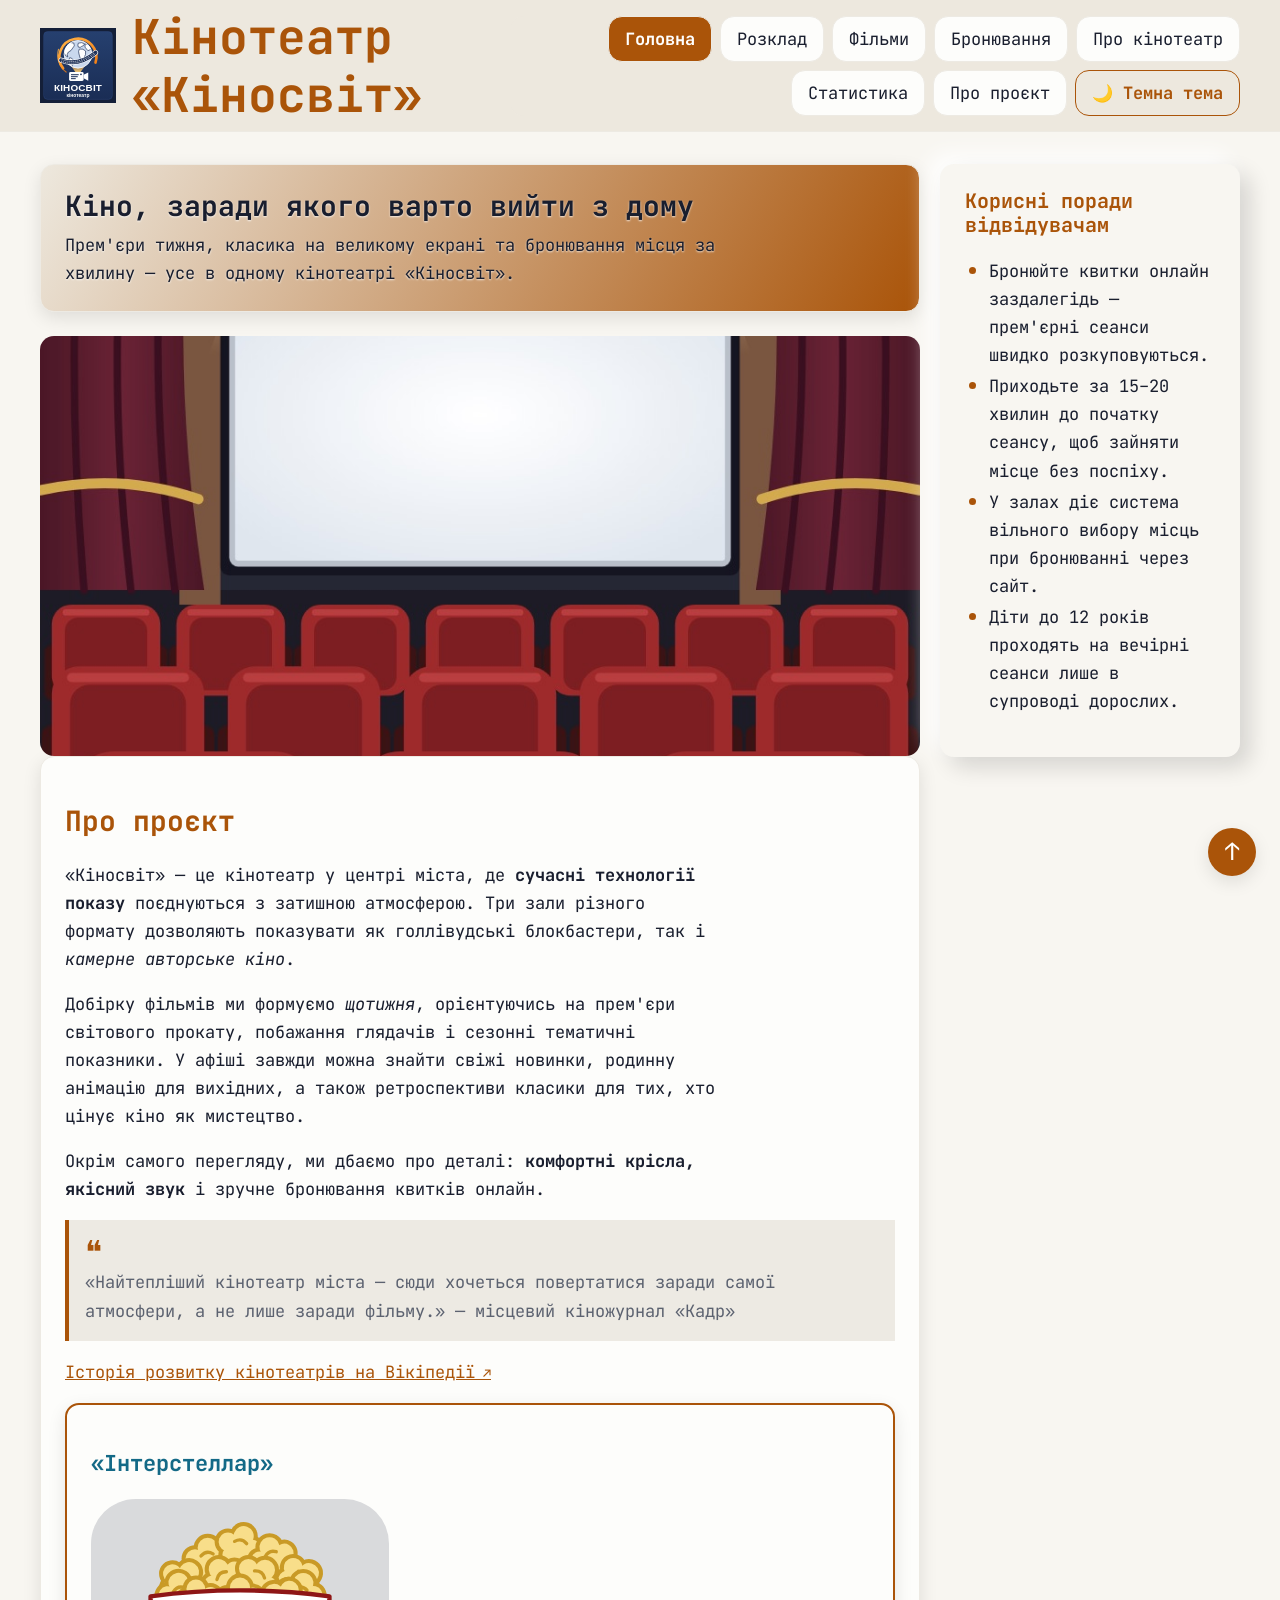
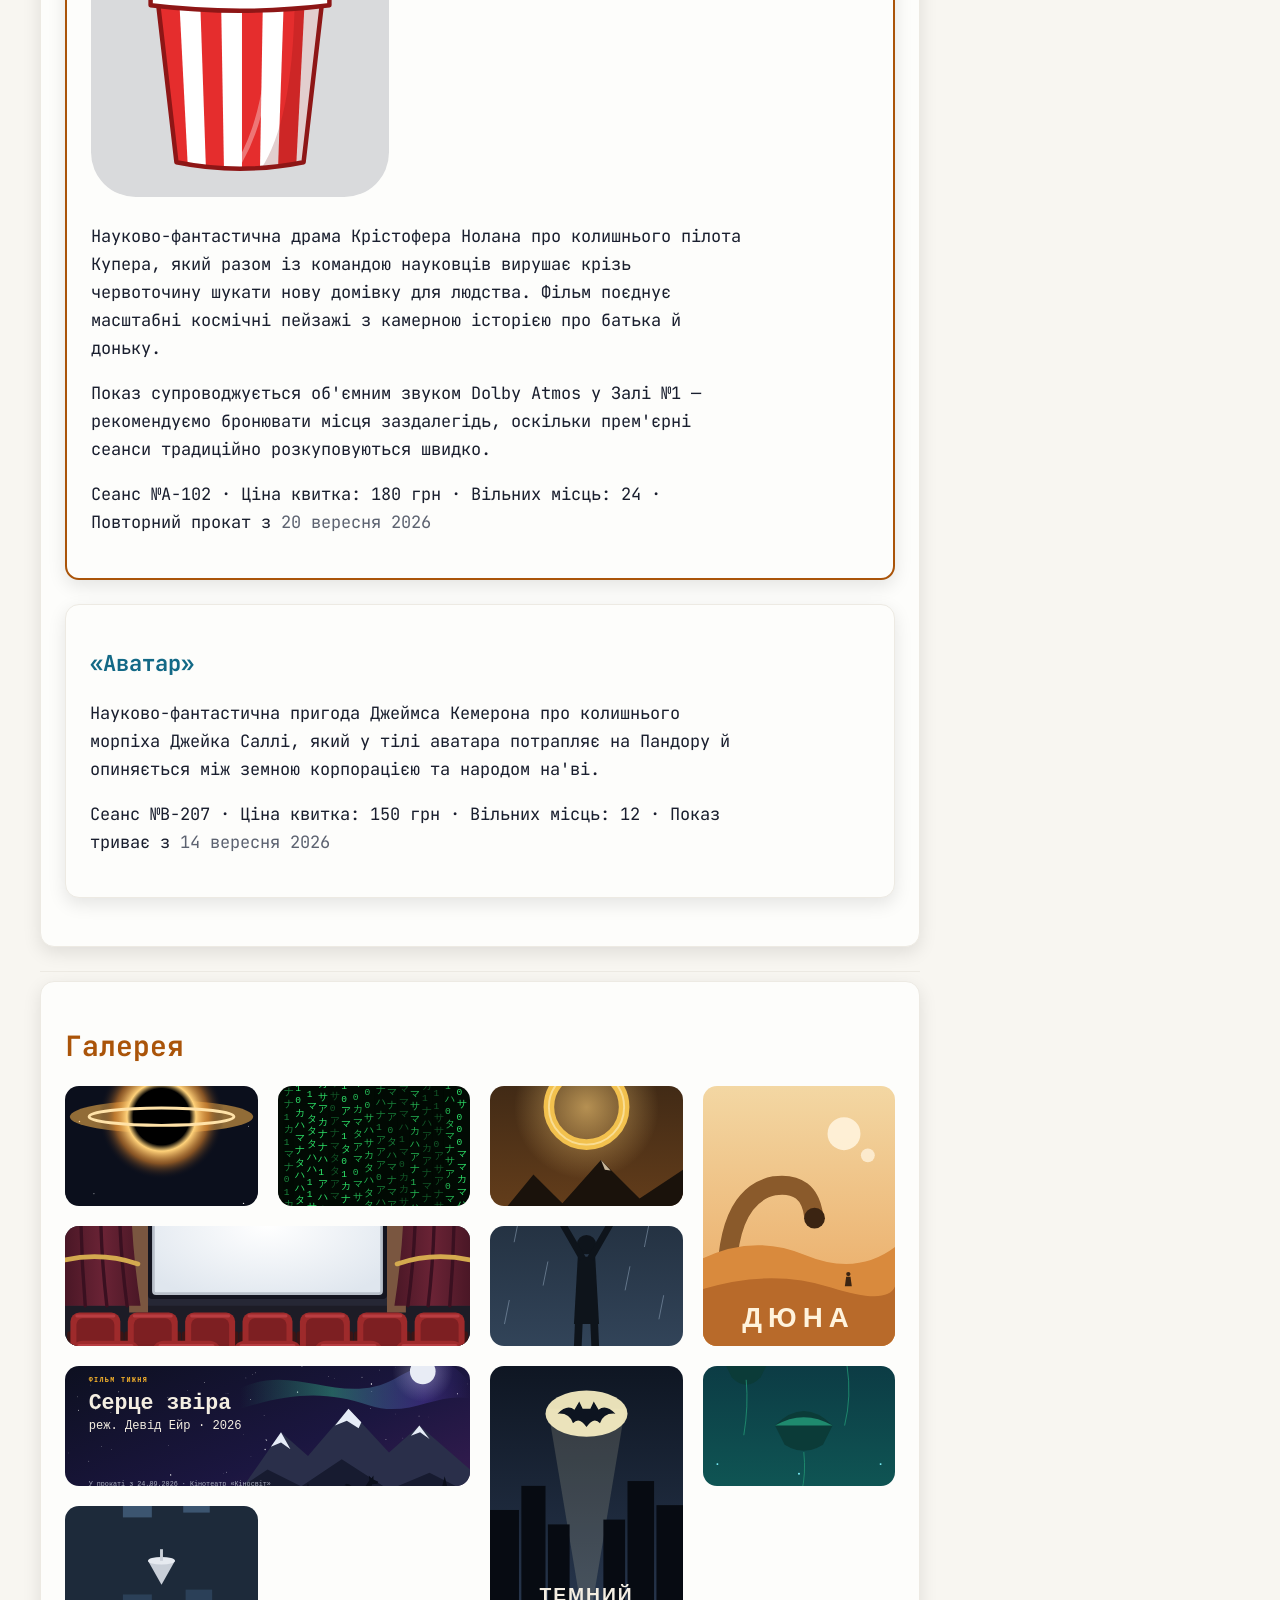
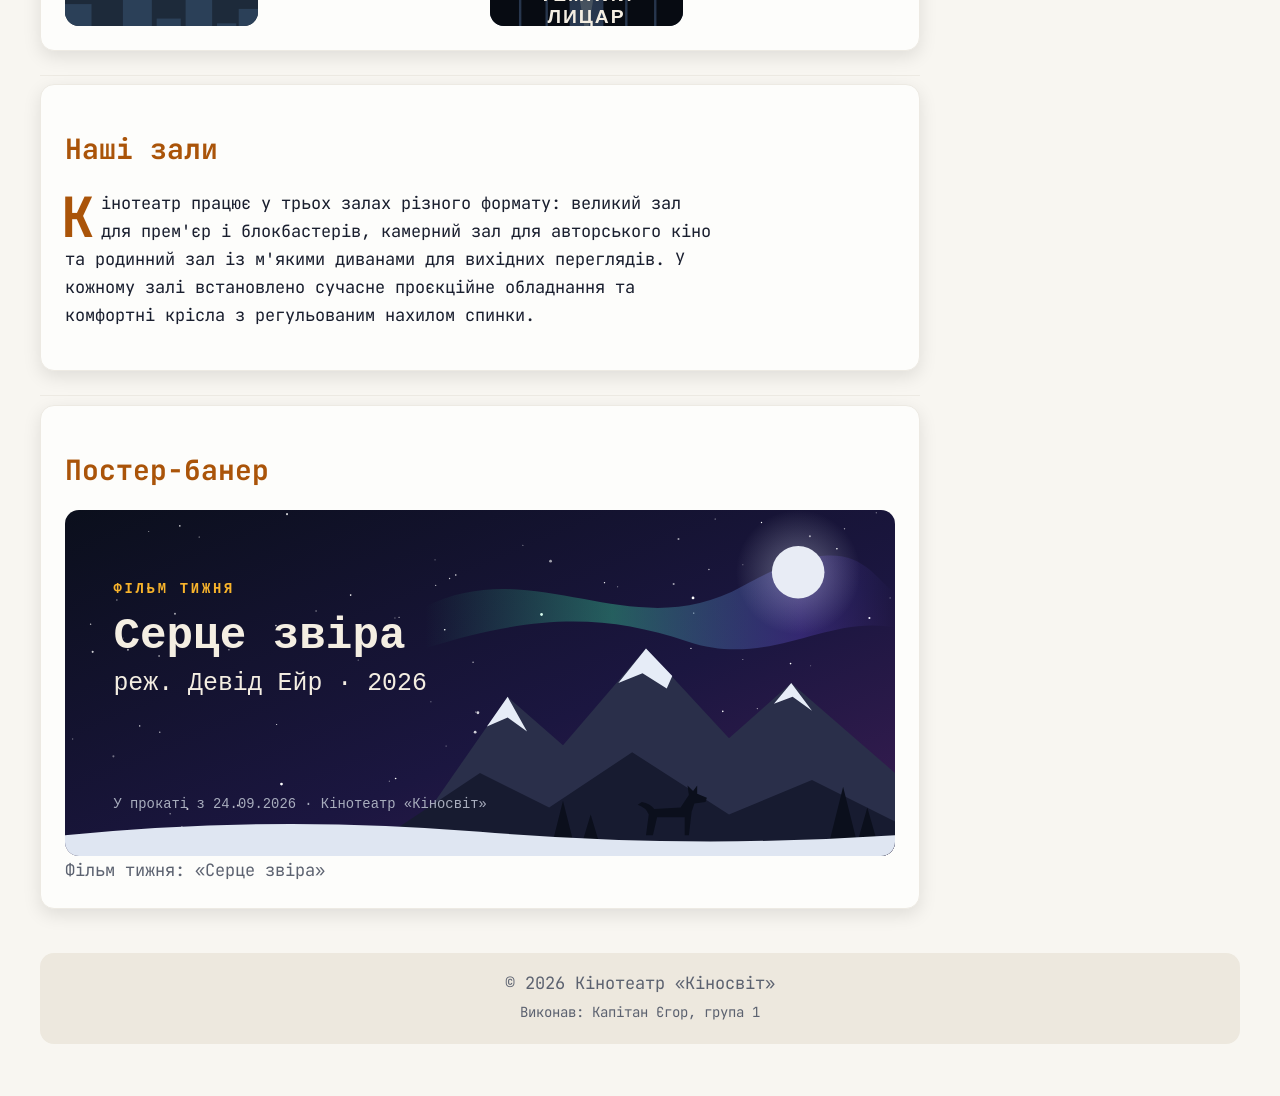
<file: index.html>
<!DOCTYPE html>
<html lang="uk">
  <head>
    <meta charset="UTF-8" />
    <meta name="viewport" content="width=device-width, initial-scale=1" />
    <link rel="stylesheet" href="css/styles.css" />
    <script src="js/app.js" defer></script>
    <title>Кіносвіт — кінотеатр</title>
    <link rel="icon" href="images/favicon.svg" type="image/svg+xml" />
  </head>
  <body>
    <header id="top" class="site-header">
      <div class="site-header__brand">
        <img src="images/logo.svg" alt="Логотип кінотеатру «Кіносвіт»" width="120" height="120" />
        <h1>Кінотеатр «Кіносвіт»</h1>
      </div>
      <button id="burger" class="burger" type="button" aria-expanded="false" aria-controls="menu" aria-label="Меню">☰</button>
      <nav id="menu" class="menu" aria-label="Головне меню">
        <ul class="nav__list">
          <li><a href="index.html" class="current">Головна</a></li>
          <li><a href="index.html#schedule">Розклад</a></li>
          <li><a href="catalog.html">Фільми</a></li>
          <li><a href="form.html">Бронювання</a></li>
          <li><a href="index.html#concept">Про кінотеатр</a></li>
          <li><a href="stats.html">Статистика</a></li>
          <li><a href="about.html">Про проєкт</a></li>
          <li>
            <button id="theme" class="theme-toggle" type="button" aria-pressed="false">🌙 Темна тема</button>
          </li>
        </ul>
      </nav>
    </header>

    <div class="layout layout--home">
      <main class="layout__main">
        <section class="banner">
          <h2>Кіно, заради якого варто вийти з дому</h2>
          <p>
            Прем'єри тижня, класика на великому екрані та бронювання місця за
            хвилину — усе в одному кінотеатрі «Кіносвіт».
          </p>
        </section>

        <!-- Адаптивне зображення: три растрові копії різної ширини (w), а sizes
             підказує, яку ширину картинка займе на кожному з порогів —
             телефон: уся ширина мінус поля; планшет: 2/3 (колонка вмісту 2fr);
             десктоп: ширина макета мінус колонка порад (300px) і проміжок -->
        <img
          src="images/cinema-hall-960.jpg"
          srcset="
            images/cinema-hall-480.jpg   480w,
            images/cinema-hall-960.jpg   960w,
            images/cinema-hall-1600.jpg 1600w
          "
          sizes="
            (min-width: 1024px) calc(min(1200px, 100vw - 32px) - 320px),
            (min-width: 768px) calc((100vw - 52px) * 2 / 3),
            calc(100vw - 32px)
          "
          alt="Зала кінотеатру «Кіносвіт» з великим світним екраном і рядами червоних крісел"
          width="1600"
          height="1600"
        />

        <section id="concept">
          <h2>Про проєкт</h2>
          <p>
            «Кіносвіт» — це кінотеатр у центрі міста, де <strong>сучасні технології
            показу</strong> поєднуються з затишною атмосферою. Три зали різного
            формату дозволяють показувати як голлівудські блокбастери, так і
            <em>камерне авторське кіно</em>.
          </p>
          <p>
            Добірку фільмів ми формуємо <em>щотижня</em>, орієнтуючись на
            прем'єри світового прокату, побажання глядачів і сезонні тематичні
            показники. У афіші завжди можна знайти свіжі новинки, родинну
            анімацію для вихідних, а також ретроспективи класики для тих, хто
            цінує кіно як мистецтво.
          </p>
          <p>
            Окрім самого перегляду, ми дбаємо про деталі: <strong>комфортні
            крісла, якісний звук</strong> і зручне бронювання квитків онлайн.
          </p>

          <blockquote>
            «Найтепліший кінотеатр міста — сюди хочеться повертатися заради
            самої атмосфери, а не лише заради фільму.» — місцевий кіножурнал
            «Кадр»
          </blockquote>

          <p>
            <a
              href="https://uk.wikipedia.org/wiki/Кінотеатр"
              target="_blank"
              rel="noopener noreferrer"
              >Історія розвитку кінотеатрів на Вікіпедії</a
            >
          </p>

          <!-- Розклад: фільми в прокаті з номерами сеансів (сюди веде пункт меню «Розклад») -->
          <div id="schedule">
          <article>
            <header>
              <h3>«Інтерстеллар»</h3>
            </header>
            <img
              src="images/popcorn-bucket.svg"
              alt="Смугастий паперовий стаканчик попкорну — традиційна закуска перед переглядом фільму"
              width="298"
              height="298"
              loading="lazy"
            />
            <p>
              Науково-фантастична драма Крістофера Нолана про колишнього пілота
              Купера, який разом із командою науковців вирушає крізь червоточину
              шукати нову домівку для людства. Фільм поєднує масштабні космічні
              пейзажі з камерною історією про батька й доньку.
            </p>
            <p>
              Показ супроводжується об'ємним звуком Dolby Atmos у Залі №1 —
              рекомендуємо бронювати місця заздалегідь, оскільки прем'єрні
              сеанси традиційно розкуповуються швидко.
            </p>
            <footer>
              <p>
                Сеанс №A-102 · Ціна квитка: 180 грн · Вільних місць: 24 ·
                Повторний прокат з <time datetime="2026-09-20">20 вересня 2026</time>
              </p>
            </footer>
          </article>

          <article>
            <header>
              <h3>«Аватар»</h3>
            </header>
            <p>
              Науково-фантастична пригода Джеймса Кемерона про колишнього
              морпіха Джейка Саллі, який у тілі аватара потрапляє на Пандору й
              опиняється між земною корпорацією та народом на'ві.
            </p>
            <footer>
              <p>
                Сеанс №B-207 · Ціна квитка: 150 грн · Вільних місць: 12 ·
                Показ триває з <time datetime="2026-09-14">14 вересня 2026</time>
              </p>
            </footer>
          </article>
          </div>
        </section>

        <hr />

        <section id="gallery">
          <h2>Галерея</h2>
          <div class="gallery">
            <img
              class="gallery__item"
              src="images/poster-interstellar.svg"
              alt="Постер «Інтерстеллар»: чорна діра над полем кукурудзи"
              loading="lazy"
            />
            <img
              class="gallery__item"
              src="images/poster-matrix.svg"
              alt="Постер «Матриця»: зелений цифровий дощ"
              loading="lazy"
            />
            <img
              class="gallery__item"
              src="images/poster-lotr.svg"
              alt="Постер «Володар перснів: Хранителі Персня»: Перстень над горами Середзем'я"
              loading="lazy"
            />
            <img
              class="gallery__item gallery__item--wide"
              src="images/cinema-hall.svg"
              alt="Зала кінотеатру «Кіносвіт» з великим екраном і червоними кріслами"
              loading="lazy"
            />
            <img
              class="gallery__item gallery__item--tall"
              src="images/poster-dune.svg"
              alt="Постер «Дюна»: піщаний черв'як серед дюн"
              loading="lazy"
            />
            <img
              class="gallery__item gallery__item--wide"
              src="images/poster-banner.svg"
              alt="Банер фільму тижня «Серце звіра»: гори Аляски під північним сяйвом"
              loading="lazy"
            />
            <img
              class="gallery__item"
              src="images/poster-shawshank.svg"
              alt="Постер «Втеча з Шоушенка»: в'язень під дощем із піднятими руками"
              loading="lazy"
            />
            <img
              class="gallery__item gallery__item--tall"
              src="images/poster-dark-knight.svg"
              alt="Постер «Темний лицар»: прожектор із кажаном над Готемом"
              loading="lazy"
            />
            <img
              class="gallery__item"
              src="images/poster-avatar.svg"
              alt="Постер «Аватар»: летючі гори Пандори"
              loading="lazy"
            />
            <img
              class="gallery__item"
              src="images/poster-inception.svg"
              alt="Постер «Початок»: перевернуте місто й дзиґа"
              loading="lazy"
            />
          </div>
        </section>

        <hr />

        <section id="halls">
          <h2>Наші зали</h2>
          <p>
            Кінотеатр працює у трьох залах різного формату: великий зал для
            прем'єр і блокбастерів, камерний зал для авторського кіно та
            родинний зал із м'якими диванами для вихідних переглядів. У
            кожному залі встановлено сучасне проєкційне обладнання та
            комфортні крісла з регульованим нахилом спинки.
          </p>
        </section>

        <hr />

        <section id="poster-banner">
          <h2>Постер-банер</h2>
          <figure>
            <img
              src="images/poster-banner.svg"
              alt="Постер фільму «Серце звіра»: нічні засніжені гори Аляски, північне сяйво, місяць і силует німецької вівчарки"
              width="1200"
              height="500"
              loading="lazy"
            />
            <figcaption>Фільм тижня: «Серце звіра»</figcaption>
          </figure>
        </section>
      </main>

      <aside class="layout__aside tips">
        <h2>Корисні поради відвідувачам</h2>
        <ul>
          <li>Бронюйте квитки онлайн заздалегідь — прем'єрні сеанси швидко розкуповуються.</li>
          <li>Приходьте за 15–20 хвилин до початку сеансу, щоб зайняти місце без поспіху.</li>
          <li>У залах діє система вільного вибору місць при бронюванні через сайт.</li>
          <li>Діти до 12 років проходять на вечірні сеанси лише в супроводі дорослих.</li>
        </ul>
      </aside>

      <footer class="layout__footer site-footer">
        <p>&copy; 2026 Кінотеатр «Кіносвіт»</p>
        <p>Виконав: Капітан Єгор, група 1</p>
      </footer>
    </div>

    <a class="to-top" href="#top" aria-label="Нагору">↑</a>
  </body>
</html>
</file>
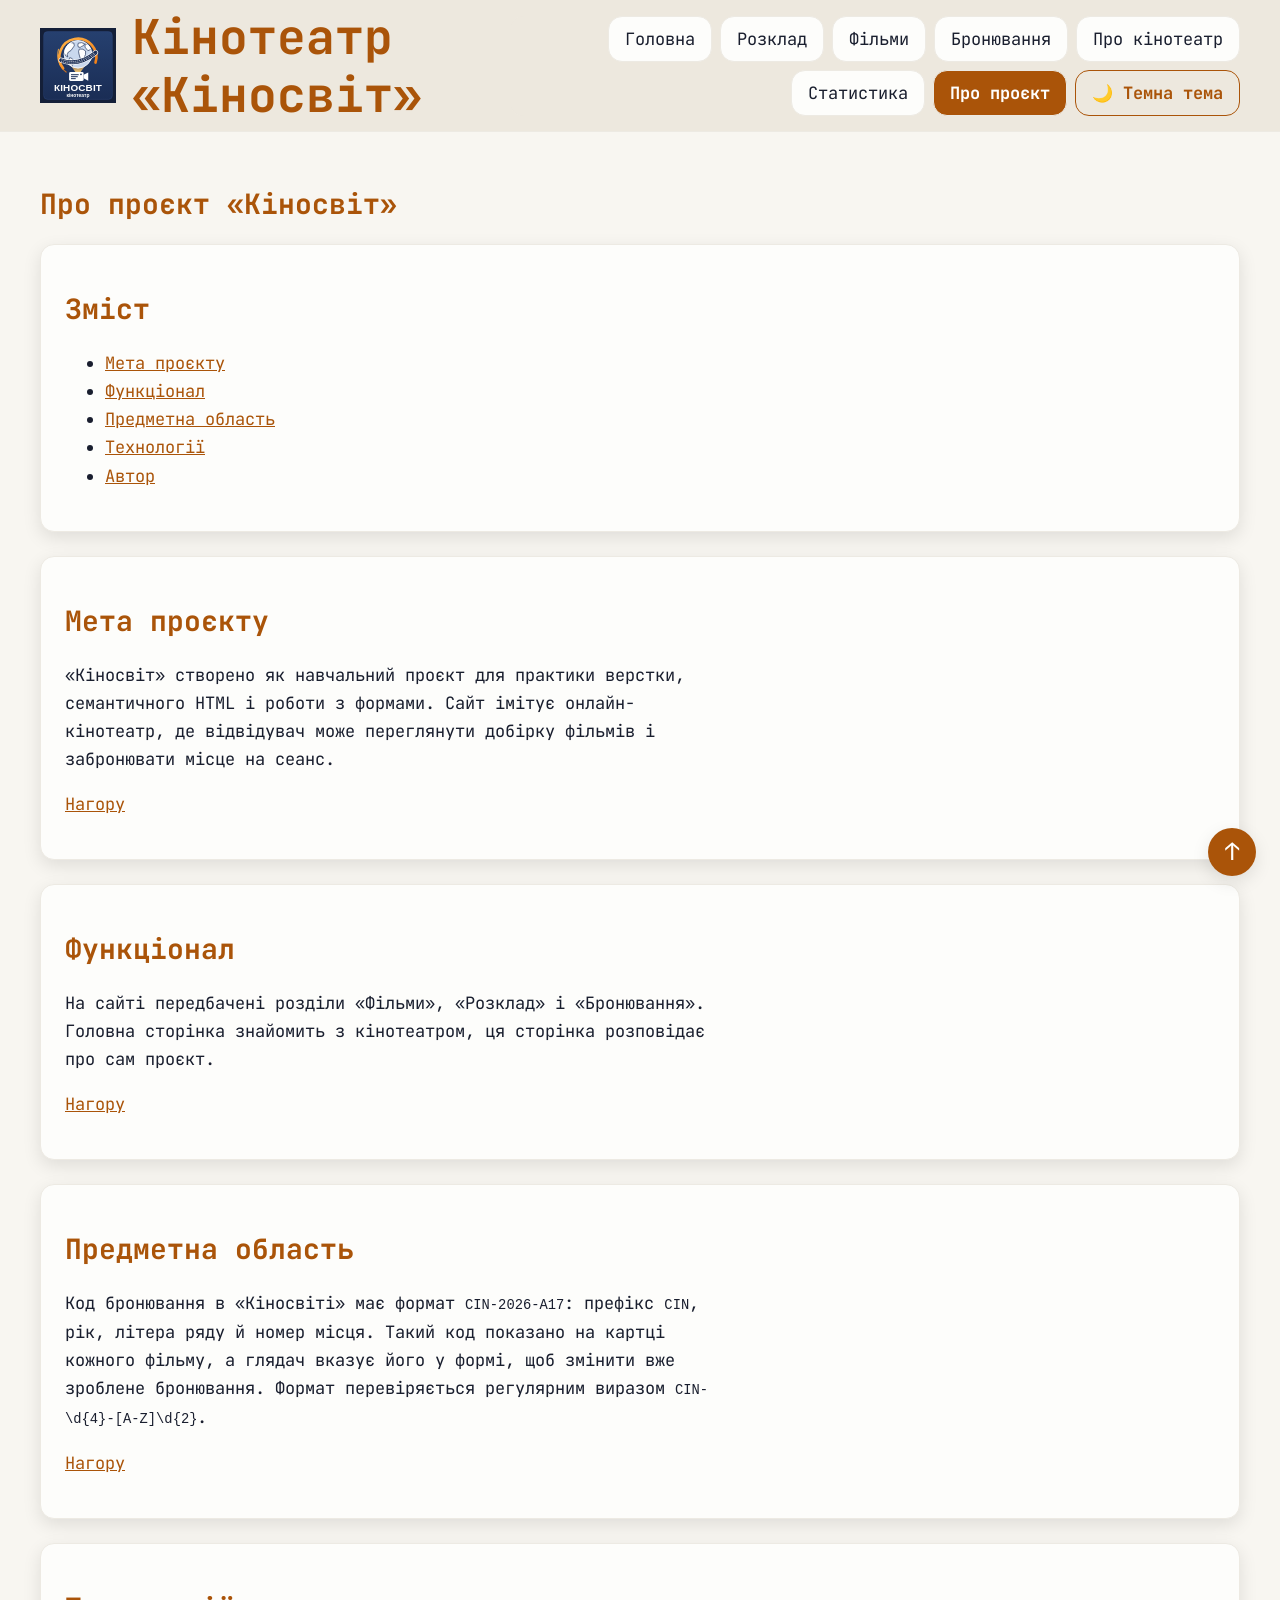
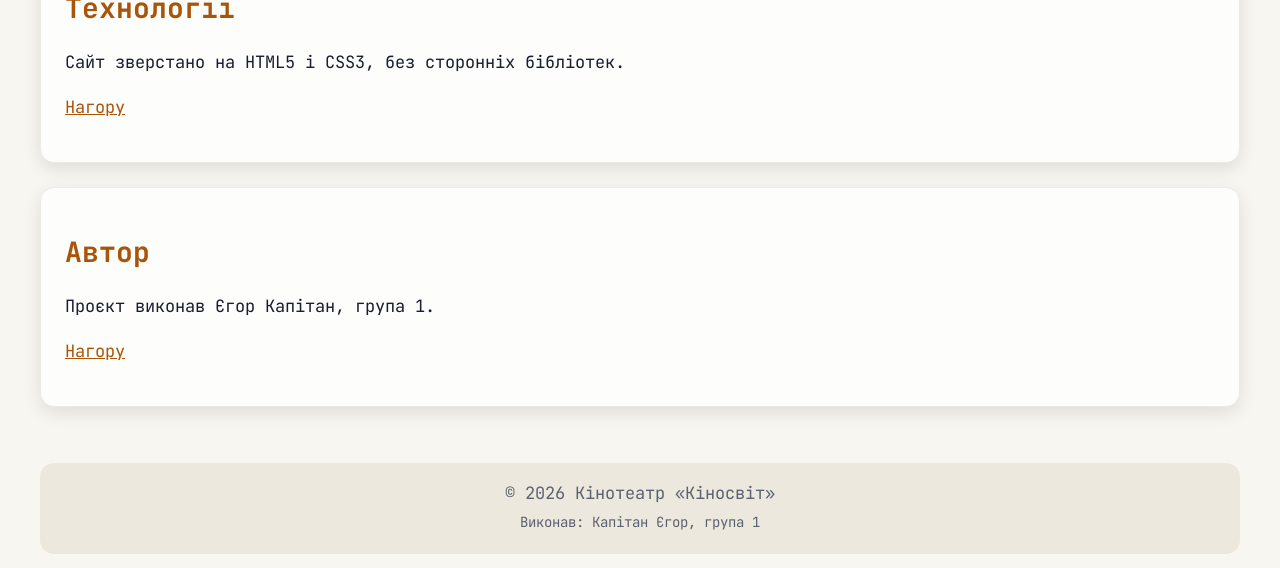
<file: about.html>
<!DOCTYPE html>
<html lang="uk">
  <head>
    <meta charset="UTF-8" />
    <meta name="viewport" content="width=device-width, initial-scale=1" />
    <link rel="stylesheet" href="css/styles.css" />
    <script src="js/app.js" defer></script>
    <title>Про проєкт — Кіносвіт</title>
    <link rel="icon" href="images/favicon.svg" type="image/svg+xml" />
  </head>
  <body>
    <header id="top" class="site-header">
      <div class="site-header__brand">
        <img src="images/logo.svg" alt="Логотип кінотеатру «Кіносвіт»" width="120" height="120" />
        <h1>Кінотеатр «Кіносвіт»</h1>
      </div>
      <button id="burger" class="burger" type="button" aria-expanded="false" aria-controls="menu" aria-label="Меню">☰</button>
      <nav id="menu" class="menu" aria-label="Головне меню">
        <ul class="nav__list">
          <li><a href="index.html">Головна</a></li>
          <li><a href="index.html#schedule">Розклад</a></li>
          <li><a href="catalog.html">Фільми</a></li>
          <li><a href="form.html">Бронювання</a></li>
          <li><a href="index.html#concept">Про кінотеатр</a></li>
          <li><a href="stats.html">Статистика</a></li>
          <li><a href="about.html" class="current">Про проєкт</a></li>
          <li>
            <button id="theme" class="theme-toggle" type="button" aria-pressed="false">🌙 Темна тема</button>
          </li>
        </ul>
      </nav>
    </header>

    <main>
      <h2>Про проєкт «Кіносвіт»</h2>

      <!-- Зміст сторінки -->
      <nav id="contents">
        <h2>Зміст</h2>
        <ul>
          <li><a href="#goal">Мета проєкту</a></li>
          <li><a href="#features">Функціонал</a></li>
          <li><a href="#domain">Предметна область</a></li>
          <li><a href="#tech">Технології</a></li>
          <li><a href="#author">Автор</a></li>
        </ul>
      </nav>

      <!-- Секція: мета проєкту -->
      <section id="goal">
        <h2>Мета проєкту</h2>
        <p>
          «Кіносвіт» створено як навчальний проєкт для практики верстки,
          семантичного HTML і роботи з формами. Сайт імітує онлайн-кінотеатр,
          де відвідувач може переглянути добірку фільмів і забронювати місце
          на сеанс.
        </p>
        <p><a href="#top">Нагору</a></p>
      </section>

      <!-- Секція: функціонал -->
      <section id="features">
        <h2>Функціонал</h2>
        <p>
          На сайті передбачені розділи «Фільми», «Розклад» і «Бронювання».
          Головна сторінка знайомить з кінотеатром, ця сторінка розповідає
          про сам проєкт.
        </p>
        <p><a href="#top">Нагору</a></p>
      </section>

      <!-- Секція: предметна область -->
      <section id="domain">
        <h2>Предметна область</h2>
        <p>
          Код бронювання в «Кіносвіті» має формат <code>CIN-2026-A17</code>:
          префікс <code>CIN</code>, рік, літера ряду й номер місця. Такий код
          показано на картці кожного фільму, а глядач вказує його у формі,
          щоб змінити вже зроблене бронювання. Формат перевіряється регулярним виразом
          <code>CIN-\d{4}-[A-Z]\d{2}</code>.
        </p>
        <p><a href="#top">Нагору</a></p>
      </section>

      <!-- Секція: технології -->
      <section id="tech">
        <h2>Технології</h2>
        <p>Сайт зверстано на HTML5 і CSS3, без сторонніх бібліотек.</p>
        <p><a href="#top">Нагору</a></p>
      </section>

      <!-- Секція: автор -->
      <section id="author">
        <h2>Автор</h2>
        <p>Проєкт виконав Єгор Капітан, група 1.</p>
        <p><a href="#top">Нагору</a></p>
      </section>
    </main>

    <!-- Підвал сторінки -->
    <footer class="site-footer">
      <p>&copy; 2026 Кінотеатр «Кіносвіт»</p>
      <p>Виконав: Капітан Єгор, група 1</p>
    </footer>

    <a class="to-top" href="#top" aria-label="Нагору">↑</a>
  </body>
</html>
</file>
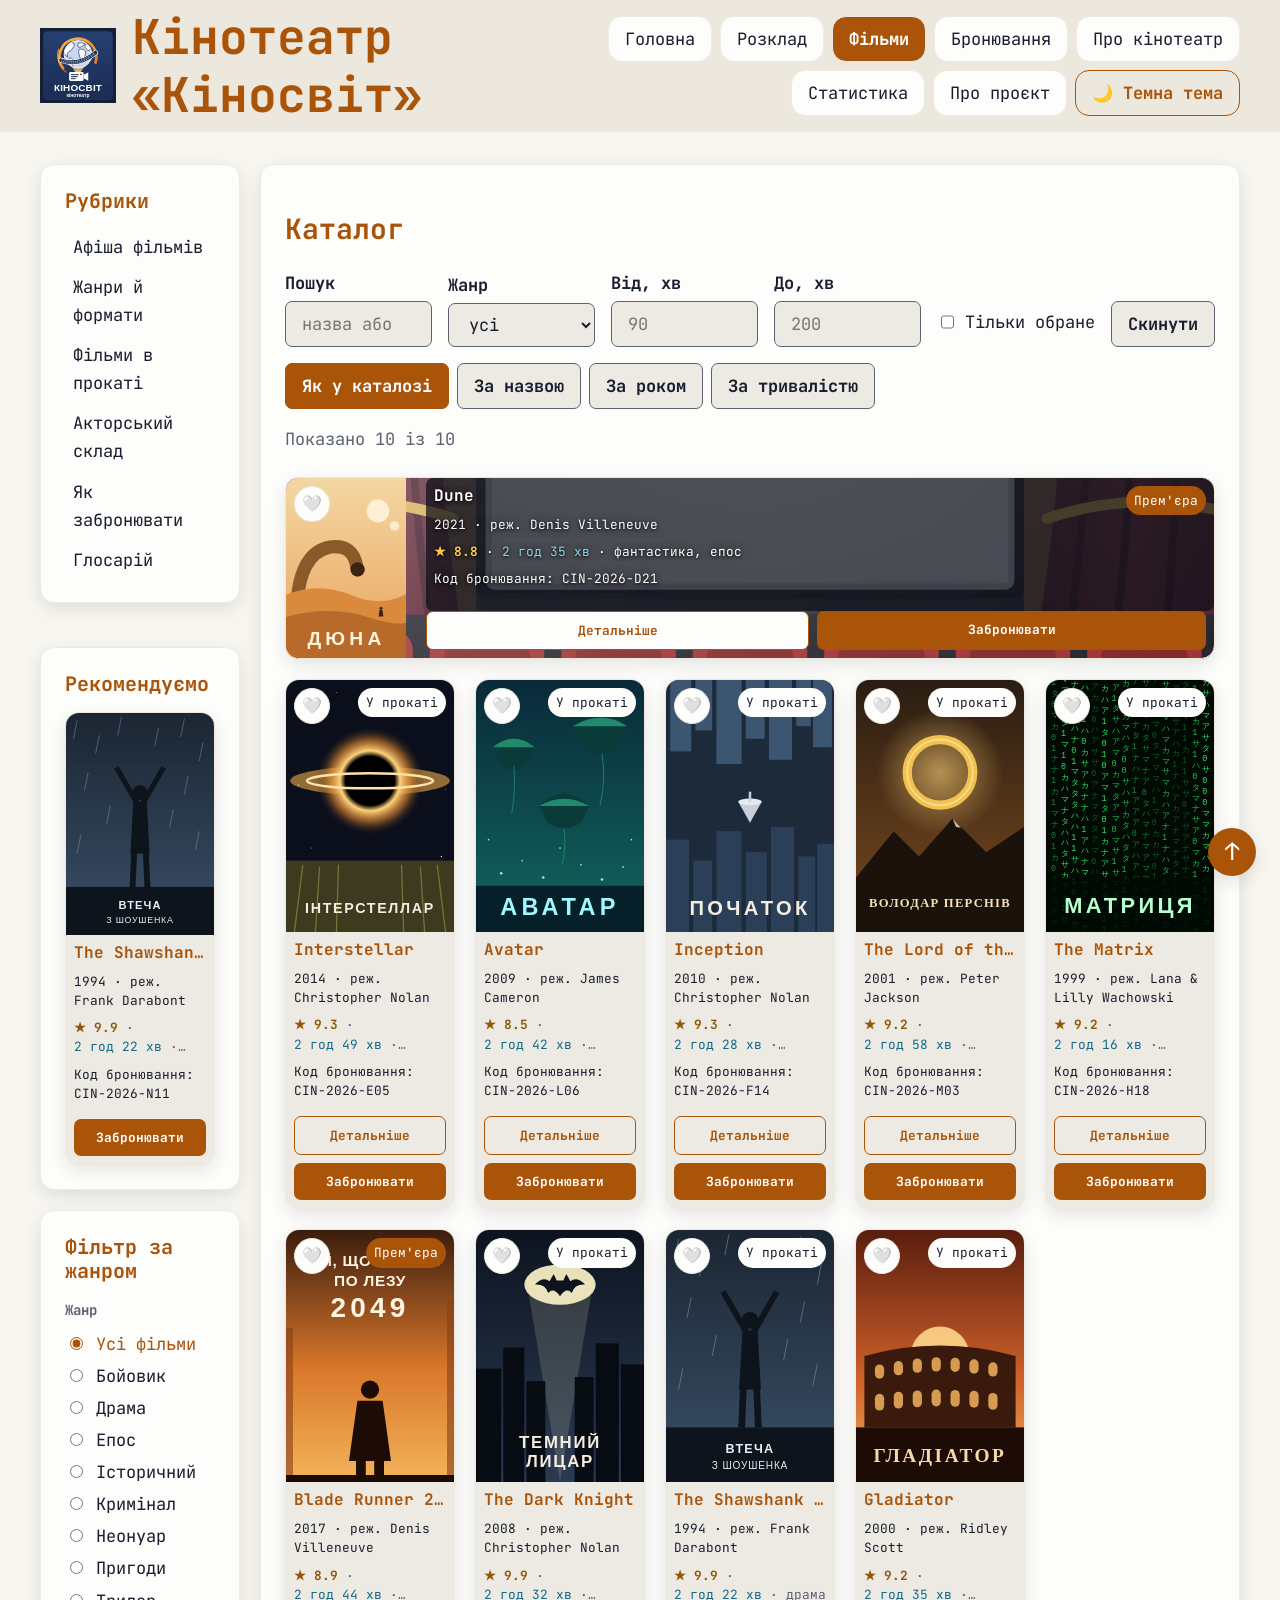
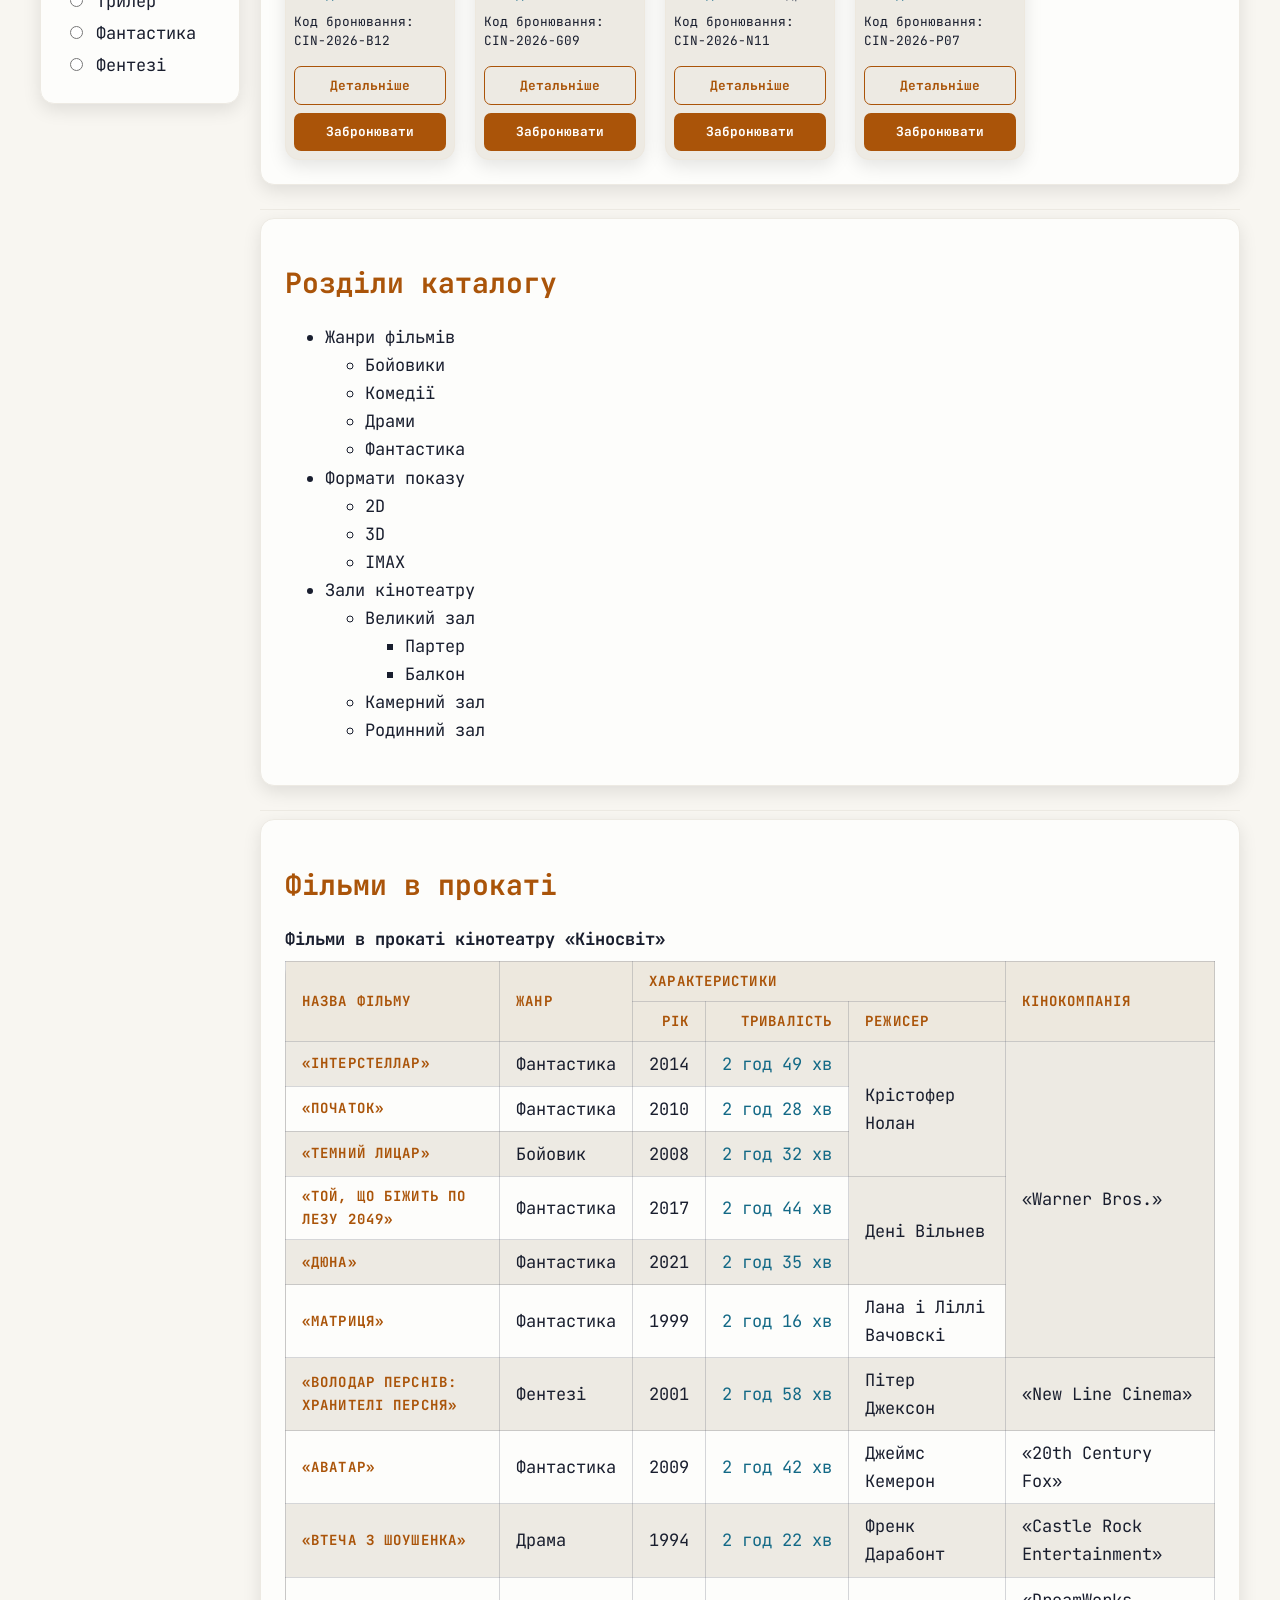
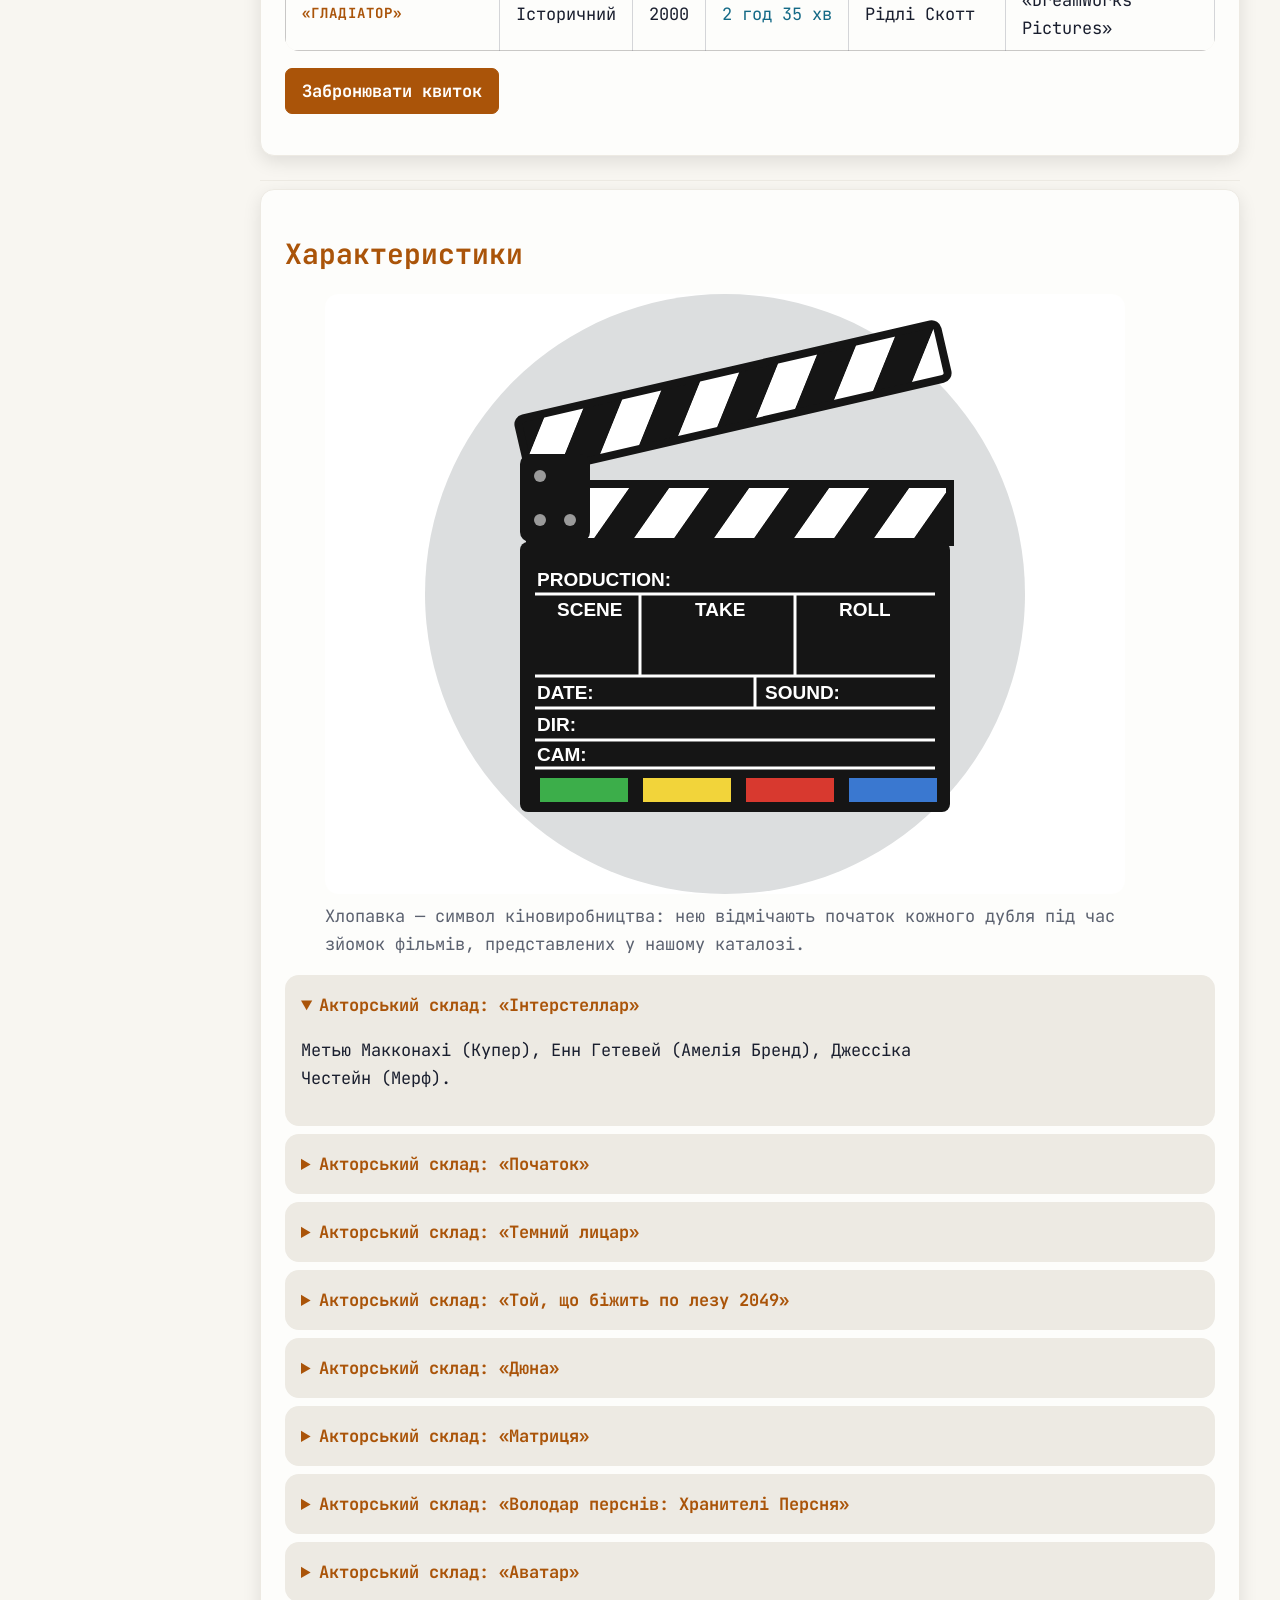
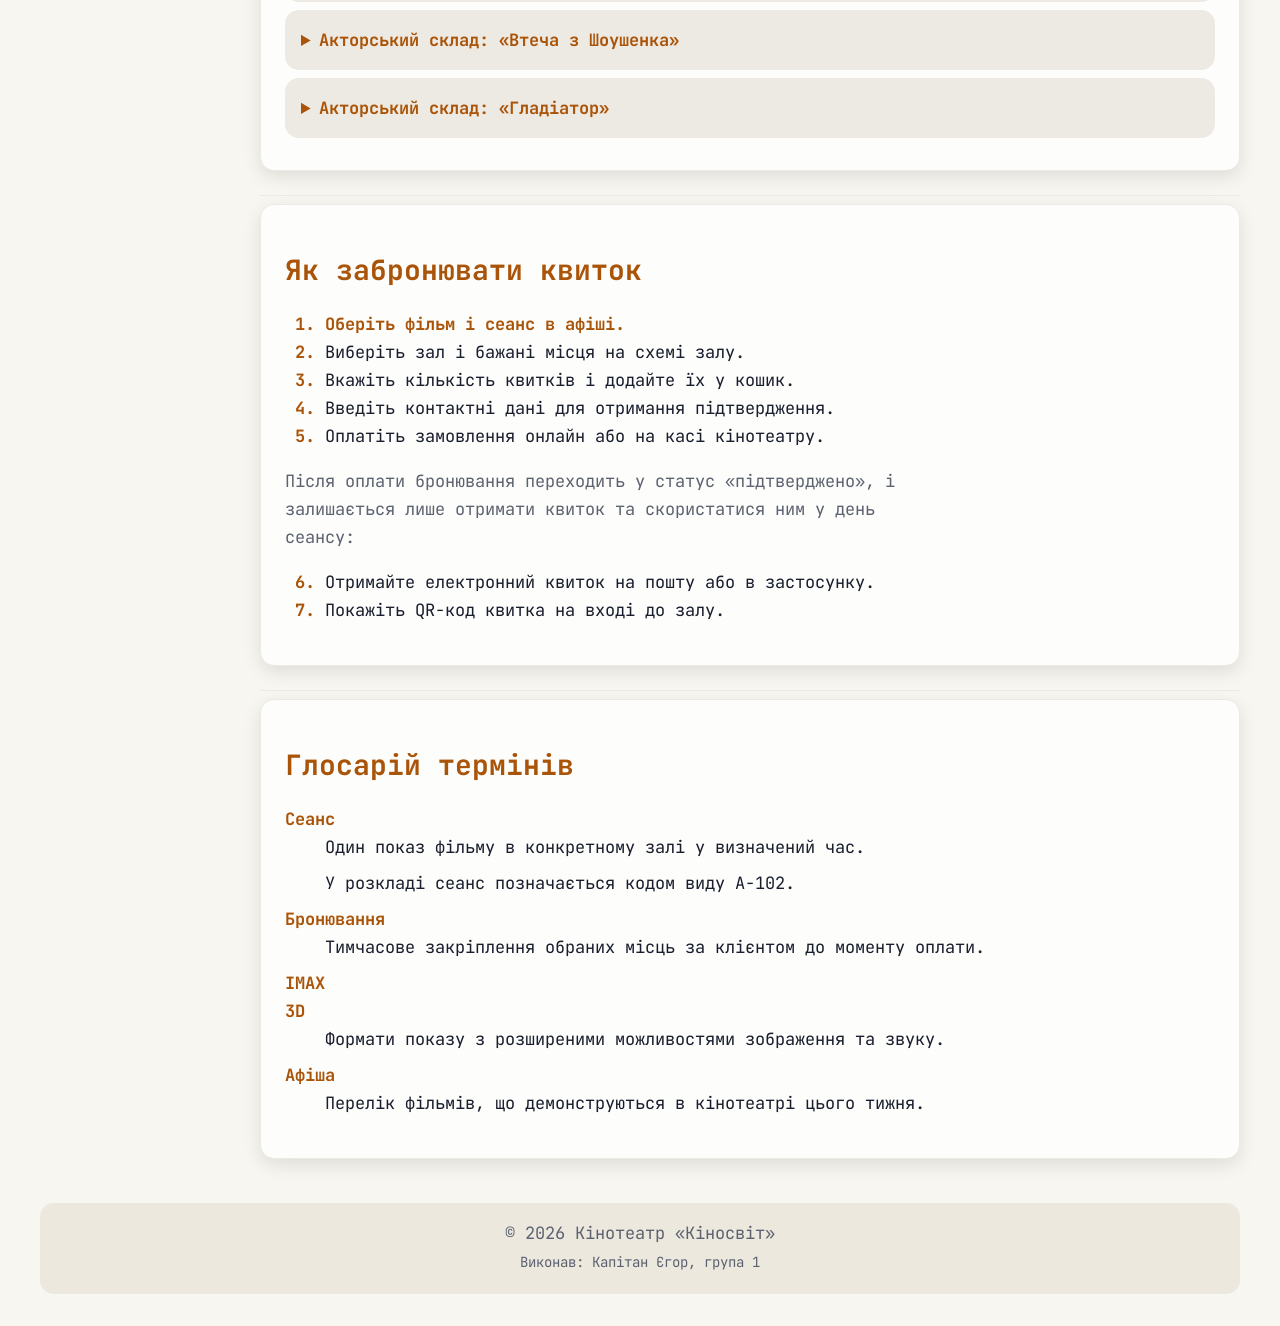
<file: catalog.html>
<!DOCTYPE html>
<html lang="uk">
  <head>
    <meta charset="UTF-8" />
    <meta name="viewport" content="width=device-width, initial-scale=1" />
    <link rel="stylesheet" href="css/styles.css" />
    <!-- defer: скрипт виконається після того, як браузер розбере всю розмітку,
         тож усі елементи вже існуватимуть -->
    <script src="js/app.js" defer></script>
    <title>Каталог — Кіносвіт</title>
    <link rel="icon" href="images/favicon.svg" type="image/svg+xml" />
  </head>
  <body>
    <header id="top" class="site-header">
      <div class="site-header__brand">
        <img src="images/logo.svg" alt="Логотип кінотеатру «Кіносвіт»" width="120" height="120" />
        <h1>Кінотеатр «Кіносвіт»</h1>
      </div>
      <button id="burger" class="burger" type="button" aria-expanded="false" aria-controls="menu" aria-label="Меню">☰</button>
      <nav id="menu" class="menu" aria-label="Головне меню">
        <ul class="nav__list">
          <li><a href="index.html">Головна</a></li>
          <li><a href="index.html#schedule">Розклад</a></li>
          <li><a href="catalog.html" class="current">Фільми</a></li>
          <li><a href="form.html">Бронювання</a></li>
          <li><a href="index.html#concept">Про кінотеатр</a></li>
          <li><a href="stats.html">Статистика</a></li>
          <li><a href="about.html">Про проєкт</a></li>
          <li>
            <button id="theme" class="theme-toggle" type="button" aria-pressed="false">🌙 Темна тема</button>
          </li>
        </ul>
      </nav>
    </header>

    <div class="layout">
      <!-- Бічна навігація: рубрики сторінки каталогу -->
      <nav class="layout__nav" aria-label="Рубрики каталогу">
        <h2>Рубрики</h2>
        <ul>
          <li><a href="#catalog">Афіша фільмів</a></li>
          <li><a href="#sections">Жанри й формати</a></li>
          <li><a href="#movies-table">Фільми в прокаті</a></li>
          <li><a href="#cast">Акторський склад</a></li>
          <li><a href="#booking-steps">Як забронювати</a></li>
          <li><a href="#glossary">Глосарій</a></li>
        </ul>
      </nav>

      <main class="layout__main">
        <!-- Картки фільмів (LR5) -->
        <section id="catalog" class="catalog">
          <h2>Каталог</h2>
          <!-- Панель керування каталогом: усе працює одразу, без кнопки «шукати» -->
          <div class="controls">
            <div class="controls__field">
              <label for="q">Пошук</label>
              <input type="search" id="q" placeholder="назва або режисер, напр. Nolan" />
            </div>
            <div class="controls__field">
              <label for="filter">Жанр</label>
              <select id="filter">
                <option value="all">усі</option>
                <!-- решта жанрів додається з data.json у js/app.js -->
              </select>
            </div>
            <div class="controls__field">
              <label for="duration-from">Від, хв</label>
              <input type="number" id="duration-from" min="0" step="10" placeholder="90" />
            </div>
            <div class="controls__field">
              <label for="duration-to">До, хв</label>
              <input type="number" id="duration-to" min="0" step="10" placeholder="200" />
            </div>
            <label class="controls__check" for="fav-only">
              <input type="checkbox" id="fav-only" />
              Тільки обране
            </label>
            <button id="reset-filters" type="button">Скинути</button>
            <div class="sort-buttons" id="sort-buttons" role="group" aria-label="Сортування">
              <button type="button" data-sort="default" class="active" aria-pressed="true">Як у каталозі</button>
              <button type="button" data-sort="title" aria-pressed="false">За назвою</button>
              <button type="button" data-sort="year" aria-pressed="false">За роком</button>
              <button type="button" data-sort="duration" aria-pressed="false">За тривалістю</button>
            </div>
            <p id="count" class="count" aria-live="polite"></p>
          </div>
          <p id="load-error" class="load-error" role="alert" hidden></p>
          <p id="cache-note" class="cache-note" role="status" hidden></p>
          <p id="empty" class="empty" hidden>Нічого не знайдено. Спробуйте інший запит.</p>
          <!-- Індикатор завантаження — заготовка для LR10, коли картки вантажитимуться з мережі.
               Поки даних із мережі немає, він прихований атрибутом hidden -->
          <div class="loader" hidden>
            <div class="loader__status">
              <div class="spinner" aria-hidden="true"></div>
              <p>Завантажуємо каталог…</p>
            </div>
            <!-- Скелет: сірі заготовки карток тієї самої форми, поки дані ще вантажаться -->
            <div class="cards" aria-hidden="true">
              <div class="card card--skeleton">
                <div class="card__img skeleton"></div>
                <div class="card__body">
                  <p class="card__title skeleton">Назва фільму</p>
                  <p class="card__meta skeleton">2026 · реж. Ім'я Режисера</p>
                  <p class="card__excerpt skeleton">Короткий опис фільму, який займає рівно два рядки в картці каталогу</p>
                  <p class="card__id skeleton">Код бронювання: CIN-2026-A00</p>
                </div>
                <div class="card__actions">
                  <span class="card__action skeleton">Забронювати</span>
                </div>
              </div>
              <div class="card card--skeleton">
                <div class="card__img skeleton"></div>
                <div class="card__body">
                  <p class="card__title skeleton">Назва фільму</p>
                  <p class="card__meta skeleton">2026 · реж. Ім'я Режисера</p>
                  <p class="card__excerpt skeleton">Короткий опис фільму, який займає рівно два рядки в картці каталогу</p>
                  <p class="card__id skeleton">Код бронювання: CIN-2026-A00</p>
                </div>
                <div class="card__actions">
                  <span class="card__action skeleton">Забронювати</span>
                </div>
              </div>
              <div class="card card--skeleton">
                <div class="card__img skeleton"></div>
                <div class="card__body">
                  <p class="card__title skeleton">Назва фільму</p>
                  <p class="card__meta skeleton">2026 · реж. Ім'я Режисера</p>
                  <p class="card__excerpt skeleton">Короткий опис фільму, який займає рівно два рядки в картці каталогу</p>
                  <p class="card__id skeleton">Код бронювання: CIN-2026-A00</p>
                </div>
                <div class="card__actions">
                  <span class="card__action skeleton">Забронювати</span>
                </div>
              </div>
              <div class="card card--skeleton">
                <div class="card__img skeleton"></div>
                <div class="card__body">
                  <p class="card__title skeleton">Назва фільму</p>
                  <p class="card__meta skeleton">2026 · реж. Ім'я Режисера</p>
                  <p class="card__excerpt skeleton">Короткий опис фільму, який займає рівно два рядки в картці каталогу</p>
                  <p class="card__id skeleton">Код бронювання: CIN-2026-A00</p>
                </div>
                <div class="card__actions">
                  <span class="card__action skeleton">Забронювати</span>
                </div>
              </div>
              <div class="card card--skeleton">
                <div class="card__img skeleton"></div>
                <div class="card__body">
                  <p class="card__title skeleton">Назва фільму</p>
                  <p class="card__meta skeleton">2026 · реж. Ім'я Режисера</p>
                  <p class="card__excerpt skeleton">Короткий опис фільму, який займає рівно два рядки в картці каталогу</p>
                  <p class="card__id skeleton">Код бронювання: CIN-2026-A00</p>
                </div>
                <div class="card__actions">
                  <span class="card__action skeleton">Забронювати</span>
                </div>
              </div>
            </div>
          </div>
          <!-- Картки створює renderCards у js/app.js -->
          <div class="cards" id="cards"></div>
        </section>

        <!-- Одне модальне вікно на весь каталог: вміст підставляє js/app.js -->
        <dialog id="details">
          <h3 id="d-title">Деталі фільму</h3>
          <!-- Секції заповнює js/app.js: прості поля, касові збори (вкладений об'єкт),
               місця зйомок (масив рядків) і акторський склад (масив об'єктів) -->
          <div id="d-main"></div>
          <div id="d-object"></div>
          <div id="d-list"></div>
          <div id="d-table"></div>
          <button id="d-close" type="button">Закрити</button>
        </dialog>

        <hr />

        <!-- Ієрархія розділів каталогу -->
        <section id="sections">
          <h2>Розділи каталогу</h2>
          <ul>
            <li>
              Жанри фільмів
              <ul>
                <li>Бойовики</li>
                <li>Комедії</li>
                <li>Драми</li>
                <li>Фантастика</li>
              </ul>
            </li>
            <li>
              Формати показу
              <ul>
                <li>2D</li>
                <li>3D</li>
                <li>IMAX</li>
              </ul>
            </li>
            <li>
              Зали кінотеатру
              <ul>
                <li>
                  Великий зал
                  <ul>
                    <li>Партер</li>
                    <li>Балкон</li>
                  </ul>
                </li>
                <li>Камерний зал</li>
                <li>Родинний зал</li>
              </ul>
            </li>
          </ul>
        </section>

        <hr />

        <!-- Таблиця фільмів у прокаті -->
        <section id="movies-table">
          <h2>Фільми в прокаті</h2>
          <!-- Широку таблицю прокручує її обгортка, а не вся сторінка -->
          <div class="table-wrap">
            <table>
              <caption>Фільми в прокаті кінотеатру «Кіносвіт»</caption>
              <thead>
                <tr>
                  <th rowspan="2" scope="col">Назва фільму</th>
                  <th rowspan="2" scope="col">Жанр</th>
                  <th colspan="3" scope="colgroup">Характеристики</th>
                  <th rowspan="2" scope="col">Кінокомпанія</th>
                </tr>
                <tr>
                  <th scope="col">Рік</th>
                  <th scope="col">Тривалість</th>
                  <th scope="col">Режисер</th>
                </tr>
              </thead>
              <tbody>
                <tr>
                  <th scope="row">«Інтерстеллар»</th>
                  <td>Фантастика</td>
                  <td>2014</td>
                  <td>2 год 49 хв</td>
                  <td rowspan="3">Крістофер Нолан</td>
                  <td rowspan="6">«Warner Bros.»</td>
                </tr>
                <tr>
                  <th scope="row">«Початок»</th>
                  <td>Фантастика</td>
                  <td>2010</td>
                  <td>2 год 28 хв</td>
                </tr>
                <tr>
                  <th scope="row">«Темний лицар»</th>
                  <td>Бойовик</td>
                  <td>2008</td>
                  <td>2 год 32 хв</td>
                </tr>
                <tr>
                  <th scope="row">«Той, що біжить по лезу 2049»</th>
                  <td>Фантастика</td>
                  <td>2017</td>
                  <td>2 год 44 хв</td>
                  <td rowspan="2">Дені Вільнев</td>
                </tr>
                <tr>
                  <th scope="row">«Дюна»</th>
                  <td>Фантастика</td>
                  <td>2021</td>
                  <td>2 год 35 хв</td>
                </tr>
                <tr>
                  <th scope="row">«Матриця»</th>
                  <td>Фантастика</td>
                  <td>1999</td>
                  <td>2 год 16 хв</td>
                  <td>Лана і Ліллі Вачовскі</td>
                </tr>
                <tr>
                  <th scope="row">«Володар перснів: Хранителі Персня»</th>
                  <td>Фентезі</td>
                  <td>2001</td>
                  <td>2 год 58 хв</td>
                  <td>Пітер Джексон</td>
                  <td>«New Line Cinema»</td>
                </tr>
                <tr>
                  <th scope="row">«Аватар»</th>
                  <td>Фантастика</td>
                  <td>2009</td>
                  <td>2 год 42 хв</td>
                  <td>Джеймс Кемерон</td>
                  <td>«20th Century Fox»</td>
                </tr>
                <tr>
                  <th scope="row">«Втеча з Шоушенка»</th>
                  <td>Драма</td>
                  <td>1994</td>
                  <td>2 год 22 хв</td>
                  <td>Френк Дарабонт</td>
                  <td>«Castle Rock Entertainment»</td>
                </tr>
                <tr>
                  <th scope="row">«Гладіатор»</th>
                  <td>Історичний</td>
                  <td>2000</td>
                  <td>2 год 35 хв</td>
                  <td>Рідлі Скотт</td>
                  <td>«DreamWorks Pictures»</td>
                </tr>
              </tbody>
            </table>
          </div>
          <p>
            <a href="form.html" class="button">Забронювати квиток</a>
          </p>
        </section>

        <hr />

        <!-- Акторський склад фільмів із таблиці -->
        <section id="cast">
          <h2>Характеристики</h2>
          <figure>
            <img
              src="images/movie-clapperboard.svg"
              alt="Чорно-біла кіношна хлопавка, якою позначають початок зйомки сцени"
              width="800"
              height="600"
              loading="lazy"
            />
            <figcaption>
              Хлопавка — символ кіновиробництва: нею відмічають початок кожного
              дубля під час зйомок фільмів, представлених у нашому каталозі.
            </figcaption>
          </figure>
          <details open>
            <summary>Акторський склад: «Інтерстеллар»</summary>
            <p>
              Метью Макконахі (Купер), Енн Гетевей (Амелія Бренд), Джессіка Честейн (Мерф).
            </p>
          </details>
          <details>
            <summary>Акторський склад: «Початок»</summary>
            <p>
              Леонардо Ді Капріо (Кобб), Джозеф Гордон-Левітт (Артур), Том Гарді (Імс).
            </p>
          </details>
          <details>
            <summary>Акторський склад: «Темний лицар»</summary>
            <p>
              Крістіан Бейл (Бетмен), Гіт Леджер (Джокер), Аарон Екгарт (Гарві Дент).
            </p>
          </details>
          <details>
            <summary>Акторський склад: «Той, що біжить по лезу 2049»</summary>
            <p>
              Раян Гослінг (Кей), Гаррісон Форд (Декард), Ана де Армас (Джой).
            </p>
          </details>
          <details>
            <summary>Акторський склад: «Дюна»</summary>
            <p>
              Тімоті Шаламе (Пол Атрід), Зендея (Чані), Оскар Айзек (герцог Лето).
            </p>
          </details>
          <details>
            <summary>Акторський склад: «Матриця»</summary>
            <p>
              Кіану Рівз (Нео), Керрі-Енн Мосс (Триніті), Лоуренс Фішберн (Морфеус).
            </p>
          </details>
          <details>
            <summary>Акторський склад: «Володар перснів: Хранителі Персня»</summary>
            <p>
              Елайджа Вуд (Фродо), Ієн Маккеллен (Гендальф), Орландо Блум (Леголас).
            </p>
          </details>
          <details>
            <summary>Акторський склад: «Аватар»</summary>
            <p>
              Сем Вортінгтон (Джейк Саллі), Зої Салдана (Нейтірі), Сігурні Вівер (Грейс).
            </p>
          </details>
          <details>
            <summary>Акторський склад: «Втеча з Шоушенка»</summary>
            <p>
              Тім Роббінс (Енді Дюфрейн), Морган Фрімен (Ред).
            </p>
          </details>
          <details>
            <summary>Акторський склад: «Гладіатор»</summary>
            <p>
              Рассел Кроу (Максимус), Хоакін Фенікс (Коммод).
            </p>
          </details>
        </section>

        <hr />

        <!-- Порядок дій при бронюванні квитка -->
        <section id="booking-steps">
          <h2>Як забронювати квиток</h2>
          <ol>
            <li>Оберіть фільм і сеанс в афіші.</li>
            <li>Виберіть зал і бажані місця на схемі залу.</li>
            <li>Вкажіть кількість квитків і додайте їх у кошик.</li>
            <li>Введіть контактні дані для отримання підтвердження.</li>
            <li>Оплатіть замовлення онлайн або на касі кінотеатру.</li>
          </ol>
          <p>
            Після оплати бронювання переходить у статус «підтверджено», і
            залишається лише отримати квиток та скористатися ним у день сеансу:
          </p>
          <ol start="6">
            <li>Отримайте електронний квиток на пошту або в застосунку.</li>
            <li>Покажіть QR-код квитка на вході до залу.</li>
          </ol>
        </section>

        <hr />

        <!-- Глосарій термінів кінотеатру -->
        <section id="glossary">
          <h2>Глосарій термінів</h2>
          <dl>
            <dt>Сеанс</dt>
            <dd>Один показ фільму в конкретному залі у визначений час.</dd>
            <dd>У розкладі сеанс позначається кодом виду A-102.</dd>

            <dt>Бронювання</dt>
            <dd>Тимчасове закріплення обраних місць за клієнтом до моменту оплати.</dd>

            <dt>IMAX</dt>
            <dt>3D</dt>
            <dd>Формати показу з розширеними можливостями зображення та звуку.</dd>

            <dt>Афіша</dt>
            <dd>Перелік фільмів, що демонструються в кінотеатрі цього тижня.</dd>
          </dl>
        </section>
      </main>

      <!-- Бічна колонка: фільтр за жанром працює разом зі списком «Жанр» над каталогом -->
      <aside class="layout__aside catalog-aside">
        <!-- Та сама картка, що й у каталозі: у вузькій колонці вона вертикальна,
             а коли колонка ширша за 380px (телефон) — горизонтальна (контейнерний запит) -->
        <section class="recommend">
          <h2>Рекомендуємо</h2>
          <!-- Картку фільму з найвищою середньою оцінкою будує js/app.js із даних data.json -->
          <div id="recommend"></div>
        </section>

        <div class="genre-filter-box">
          <h2>Фільтр за жанром</h2>
          <fieldset class="genre-filter">
            <legend>Жанр</legend>
            <label for="genre-all">
              <input type="radio" id="genre-all" name="genre" value="all" checked />
              Усі фільми
            </label>
            <!-- перемикачі інших жанрів додаються з data.json у js/app.js -->
          </fieldset>
        </div>
      </aside>

      <footer class="layout__footer site-footer">
        <p>&copy; 2026 Кінотеатр «Кіносвіт»</p>
        <p>Виконав: Капітан Єгор, група 1</p>
      </footer>
    </div>

    <a class="to-top" href="#top" aria-label="Нагору">↑</a>

    <div id="toast" class="toast" role="status" hidden></div>

  </body>
</html>
</file>
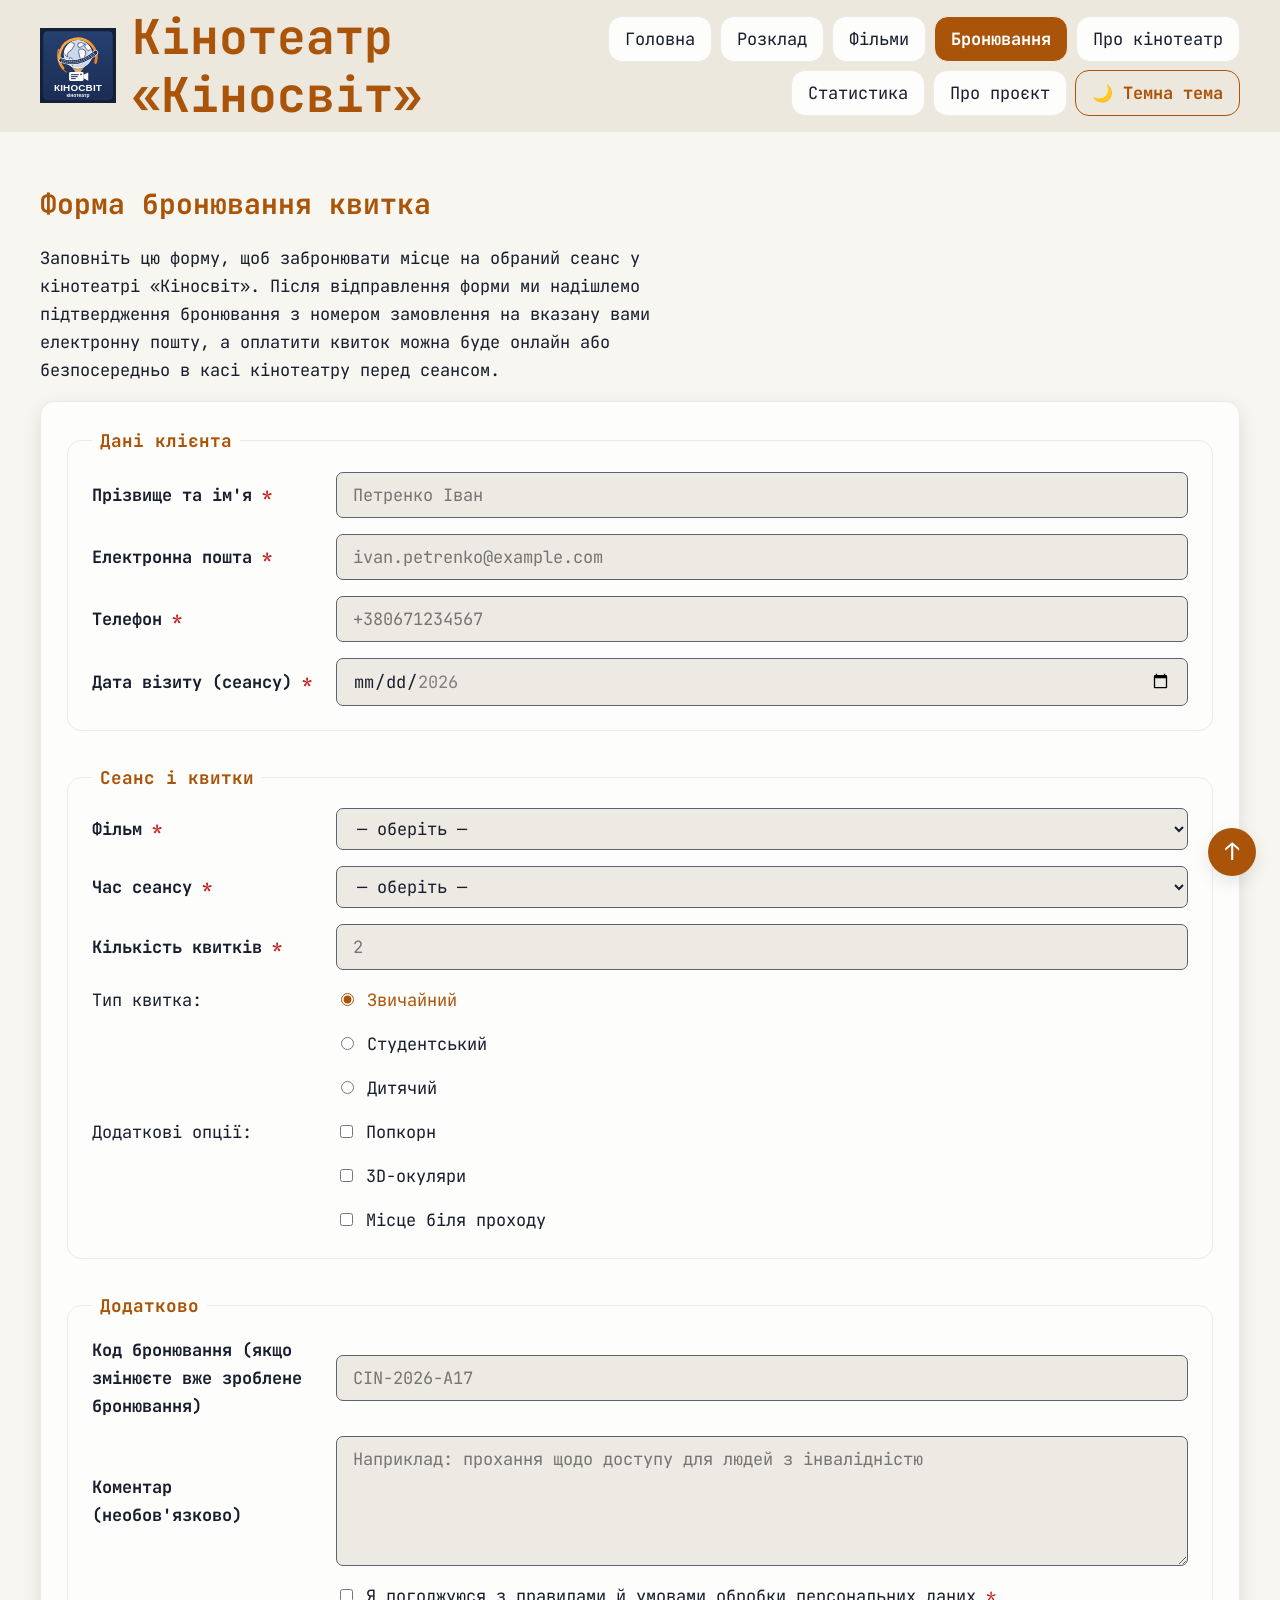
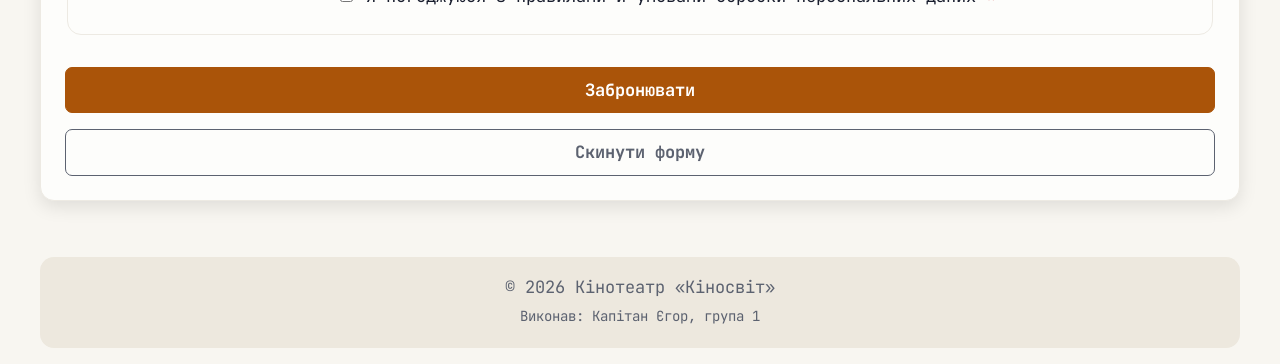
<file: form.html>
<!DOCTYPE html>
<html lang="uk">
  <head>
    <meta charset="UTF-8" />
    <meta name="viewport" content="width=device-width, initial-scale=1" />
    <link rel="stylesheet" href="css/styles.css" />
    <script src="js/app.js" defer></script>
    <title>Бронювання квитка — Кінотеатр «Кіносвіт»</title>
    <link rel="icon" href="images/favicon.svg" type="image/svg+xml" />
  </head>
  <body>
    <header id="top" class="site-header">
      <div class="site-header__brand">
        <img src="images/logo.svg" alt="Логотип кінотеатру «Кіносвіт»" width="120" height="120" />
        <h1>Кінотеатр «Кіносвіт»</h1>
      </div>
      <button id="burger" class="burger" type="button" aria-expanded="false" aria-controls="menu" aria-label="Меню">☰</button>
      <nav id="menu" class="menu" aria-label="Головне меню">
        <ul class="nav__list">
          <li><a href="index.html">Головна</a></li>
          <li><a href="index.html#schedule">Розклад</a></li>
          <li><a href="catalog.html">Фільми</a></li>
          <li><a href="form.html" class="current">Бронювання</a></li>
          <li><a href="index.html#concept">Про кінотеатр</a></li>
          <li><a href="stats.html">Статистика</a></li>
          <li><a href="about.html">Про проєкт</a></li>
          <li>
            <button id="theme" class="theme-toggle" type="button" aria-pressed="false">🌙 Темна тема</button>
          </li>
        </ul>
      </nav>
    </header>

    <main>
      <h2>Форма бронювання квитка</h2>
      <p>
        Заповніть цю форму, щоб забронювати місце на обраний сеанс у
        кінотеатрі «Кіносвіт». Після відправлення форми ми надішлемо
        підтвердження бронювання з номером замовлення на вказану вами
        електронну пошту, а оплатити квиток можна буде онлайн або
        безпосередньо в касі кінотеатру перед сеансом.
      </p>

      <form id="booking-form" action="/submit" method="post" novalidate>
        <!-- method="post": кожне надсилання створює окреме бронювання,
             тож дані не можна залишати в URL, а випадкове дублювання
             запиту при оновленні сторінки (F5) має бути виключене -->

        <fieldset>
          <legend>Дані клієнта</legend>

          <p>
            <label for="fullname">Прізвище та ім'я</label><br />
            <input
              type="text"
              id="fullname" aria-describedby="err-fullname"
              name="fullname"
              placeholder="Петренко Іван"
              autocomplete="name"
              required
              minlength="2"
              maxlength="60"
            />
            <span class="error" id="err-fullname"></span>
          </p>

          <p>
            <label for="email">Електронна пошта</label><br />
            <input
              type="email"
              id="email" aria-describedby="err-email"
              name="email"
              placeholder="ivan.petrenko@example.com"
              autocomplete="email"
              required
            />
            <span class="error" id="err-email"></span>
          </p>

          <p>
            <label for="phone">Телефон</label><br />
            <!-- pattern="\+380\d{9}"
                 \+380   — буквальні символи "+380" (код країни)
                 \d{9}   — рівно дев'ять цифр після коду країни
                 Разом: +380671234567 -->
            <input
              type="tel"
              id="phone" aria-describedby="err-phone"
              name="phone"
              placeholder="+380671234567"
              autocomplete="tel"
              required
              pattern="\+380\d{9}"
              title="Формат: +380 і рівно дев'ять цифр номера, наприклад +380671234567"
            />
            <span class="error" id="err-phone"></span>
          </p>

          <p>
            <label for="visit-date">Дата візиту (сеансу)</label><br />
            <input
              type="date"
              id="visit-date" aria-describedby="err-visit-date"
              name="visit_date"
              required
              min="2026-10-09"
              max="2026-12-31"
            />
            <span class="error" id="err-visit-date"></span>
          </p>
        </fieldset>

        <fieldset>
          <legend>Сеанс і квитки</legend>

          <p>
            <label for="film">Фільм</label><br />
            <select id="film" aria-describedby="err-film" name="film" required>
              <option value="">— оберіть —</option>
              <option value="interstellar">«Інтерстеллар»</option>
              <option value="avatar">«Аватар»</option>
              <option value="inception">«Початок»</option>
              <option value="lotr">«Володар перснів: Хранителі Персня»</option>
              <option value="matrix">«Матриця»</option>
              <option value="dune">«Дюна»</option>
              <option value="blade-runner-2049">«Той, що біжить по лезу 2049»</option>
              <option value="dark-knight">«Темний лицар»</option>
              <option value="shawshank">«Втеча з Шоушенка»</option>
              <option value="gladiator">«Гладіатор»</option>
              <option value="heart-of-the-beast">«Серце звіра» (фільм тижня)</option>
            </select>
            <span class="error" id="err-film"></span>
          </p>

          <p>
            <label for="session-time">Час сеансу</label><br />
            <select id="session-time" aria-describedby="err-session-time" name="session_time" required>
              <option value="">— оберіть —</option>
              <option value="10:00">10:00</option>
              <option value="13:30">13:30</option>
              <option value="17:00">17:00</option>
              <option value="20:30">20:30</option>
            </select>
            <span class="error" id="err-session-time"></span>
          </p>

          <p>
            <label for="tickets">Кількість квитків</label><br />
            <input
              type="number"
              id="tickets" aria-describedby="err-tickets"
              name="tickets"
              required
              min="1"
              max="5"
              step="1"
              placeholder="2"
            />
            <span class="error" id="err-tickets"></span>
          </p>

          <p>Тип квитка:</p>
          <p>
            <label for="ticket-regular">
              <input type="radio" id="ticket-regular" name="ticket_type" value="regular" checked />
              Звичайний
            </label>
          </p>
          <p>
            <label for="ticket-student">
              <input type="radio" id="ticket-student" name="ticket_type" value="student" />
              Студентський
            </label>
          </p>
          <p>
            <label for="ticket-child">
              <input type="radio" id="ticket-child" name="ticket_type" value="child" />
              Дитячий
            </label>
          </p>

          <p>Додаткові опції:</p>
          <p>
            <label for="extra-popcorn">
              <input type="checkbox" id="extra-popcorn" name="extras" value="popcorn" />
              Попкорн
            </label>
          </p>
          <p>
            <label for="extra-glasses">
              <input type="checkbox" id="extra-glasses" name="extras" value="glasses3d" />
              3D-окуляри
            </label>
          </p>
          <p>
            <label for="extra-aisle">
              <input type="checkbox" id="extra-aisle" name="extras" value="aisle-seat" />
              Місце біля проходу
            </label>
          </p>
        </fieldset>

        <fieldset>
          <legend>Додатково</legend>

          <p>
            <label for="booking-code">Код бронювання (якщо змінюєте вже зроблене бронювання)</label><br />
            <!-- Код бронювання глядач отримує в листі-підтвердженні після першого бронювання.
                 pattern="CIN-\d{4}-[A-Z]\d{2}"
                 CIN       — буквальний префікс "CIN"
                 -         — буквальний дефіс
                 \d{4}     — рівно чотири цифри (рік)
                 -         — буквальний дефіс
                 [A-Z]     — одна велика латинська літера (ряд)
                 \d{2}     — рівно дві цифри (номер місця)
                 Разом: CIN-2026-A17 -->
            <input
              type="text"
              id="booking-code" aria-describedby="err-booking-code"
              name="booking_code"
              placeholder="CIN-2026-A17"
              pattern="CIN-\d{4}-[A-Z]\d{2}"
              title="Код із листа-підтвердження. Формат: CIN, дефіс, рік із чотирьох цифр, дефіс, велика літера ряду і двозначний номер місця, наприклад CIN-2026-A17"
            />
            <span class="error" id="err-booking-code"></span>
          </p>

          <p>
            <label for="comment">Коментар (необов'язково)</label><br />
            <textarea
              id="comment" aria-describedby="err-comment"
              name="comment"
              rows="4"
              placeholder="Наприклад: прохання щодо доступу для людей з інвалідністю"
              minlength="10"
              maxlength="300"
            ></textarea>
            <span class="error" id="err-comment"></span>
          </p>

          <p>
            <label for="consent">
              <input type="checkbox" id="consent" aria-describedby="err-consent" name="consent" value="agreed" required />
              Я погоджуюся з правилами й умовами обробки персональних даних
            </label>
            <span class="error" id="err-consent"></span>
          </p>
        </fieldset>

        <p>
          <button type="submit">Забронювати</button>
          <button type="reset">Скинути форму</button>
        </p>
      </form>

      <!-- Квитанцію після успішної відправки збирає js/app.js -->
      <section id="receipt" class="receipt" hidden>
        <h2>Бронювання прийнято</h2>
        <ul id="receipt-list"></ul>
      </section>
    </main>

    <footer class="site-footer">
      <p>&copy; 2026 Кінотеатр «Кіносвіт»</p>
      <p>Виконав: Капітан Єгор, група 1</p>
    </footer>

    <a class="to-top" href="#top" aria-label="Нагору">↑</a>

    <div id="toast" class="toast" role="status" hidden></div>
  </body>
</html>
</file>
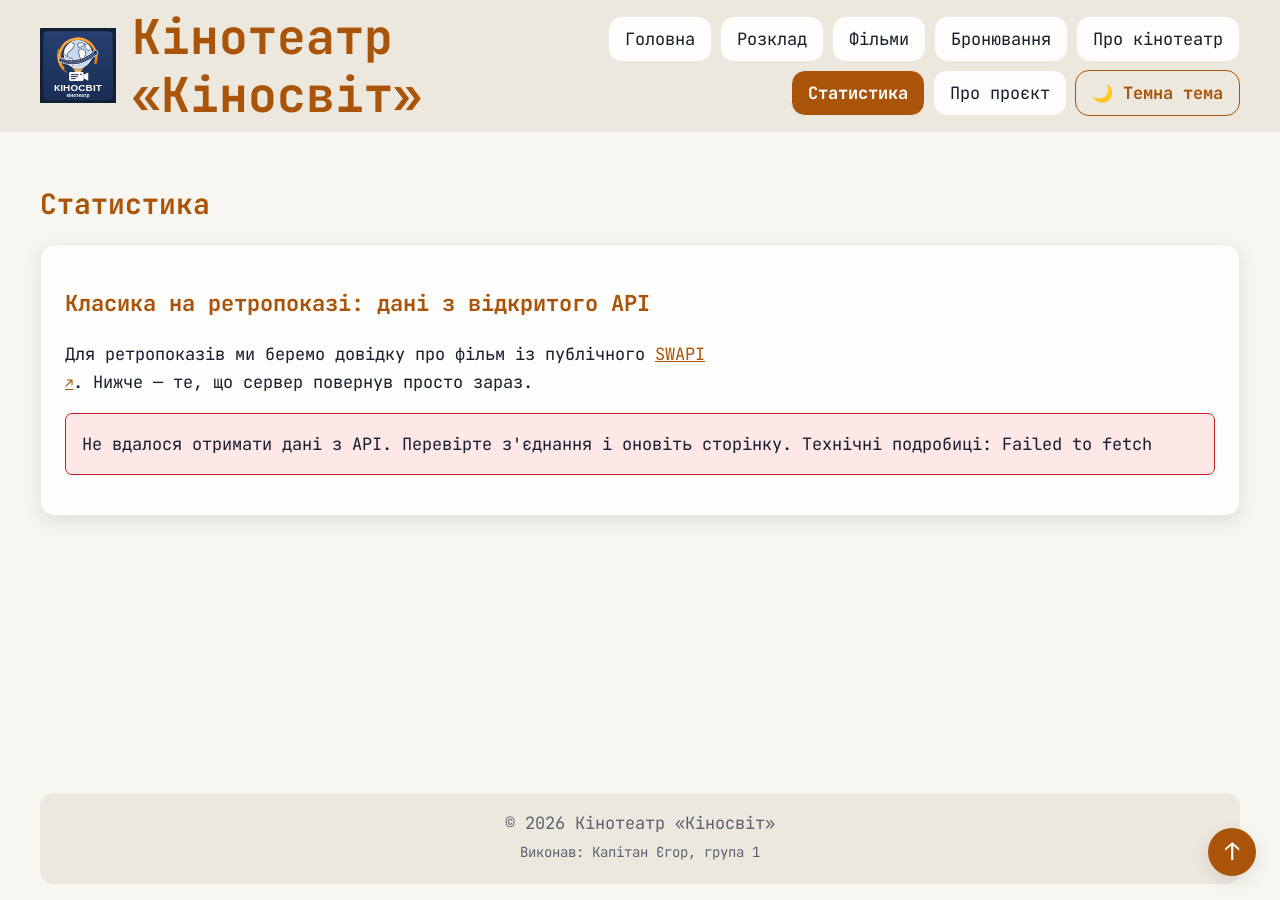
<file: stats.html>
<!DOCTYPE html>
<html lang="uk">
  <head>
    <meta charset="UTF-8" />
    <meta name="viewport" content="width=device-width, initial-scale=1" />
    <link rel="stylesheet" href="css/styles.css" />
    <script src="js/app.js" defer></script>
    <title>Статистика — Кіносвіт</title>
    <link rel="icon" href="images/favicon.svg" type="image/svg+xml" />
  </head>
  <body>
    <header id="top" class="site-header">
      <div class="site-header__brand">
        <img src="images/logo.svg" alt="Логотип кінотеатру «Кіносвіт»" width="120" height="120" />
        <h1>Кінотеатр «Кіносвіт»</h1>
      </div>
      <button id="burger" class="burger" type="button" aria-expanded="false" aria-controls="menu" aria-label="Меню">☰</button>
      <nav id="menu" class="menu" aria-label="Головне меню">
        <ul class="nav__list">
          <li><a href="index.html">Головна</a></li>
          <li><a href="index.html#schedule">Розклад</a></li>
          <li><a href="catalog.html">Фільми</a></li>
          <li><a href="form.html">Бронювання</a></li>
          <li><a href="index.html#concept">Про кінотеатр</a></li>
          <li><a href="stats.html" class="current">Статистика</a></li>
          <li><a href="about.html">Про проєкт</a></li>
          <li>
            <button id="theme" class="theme-toggle" type="button" aria-pressed="false">🌙 Темна тема</button>
          </li>
        </ul>
      </nav>
    </header>

    <main>
      <h2>Статистика</h2>

      <!-- Дані приходять із відкритого API SWAPI (без ключа) після завантаження сторінки -->
      <section id="api-film" class="stats">
        <h3>Класика на ретропоказі: дані з відкритого API</h3>
        <p>
          Для ретропоказів ми беремо довідку про фільм із публічного
          <a href="https://swapi.dev/" target="_blank" rel="noopener noreferrer">SWAPI</a>.
          Нижче — те, що сервер повернув просто зараз.
        </p>

        <div class="loader" hidden>
          <div class="loader__status">
            <div class="spinner" aria-hidden="true"></div>
            <p>Завантажуємо дані з API…</p>
          </div>
        </div>
        <p id="stats-error" class="load-error" role="alert" hidden></p>
        <!-- Поля відповіді додає js/app.js через createElement -->
        <dl id="stats-list" class="stats__list"></dl>
      </section>
    </main>

    <!-- Підвал сторінки -->
    <footer class="site-footer">
      <p>&copy; 2026 Кінотеатр «Кіносвіт»</p>
      <p>Виконав: Капітан Єгор, група 1</p>
    </footer>

    <a class="to-top" href="#top" aria-label="Нагору">↑</a>
  </body>
</html>
</file>
<file: css/styles.css>
@import url('https://fonts.googleapis.com/css2?family=JetBrains+Mono:wght@400;700&subset=cyrillic&display=swap');

/*
 * Проєкт:   Кінотеатр «Кіносвіт»
 * Варіант:  4
 * Автор:    Капітан Єгор, група 1
 * Дата:     03.10.2026
 */

/* ===== Глобальна нормалізація коробок =====
   За замовчуванням (content-box) width — це ширина лише вмісту, а padding і border
   додаються зверху. Тому блок із width: 50%, padding: 1rem і рамкою 1px насправді
   займає 50% + 2rem + 2px, і дві такі колонки разом виходять ширшими за 100% —
   друга переноситься на новий рядок.
   З border-box width — це вся видима ширина блока разом із padding і border:
   відступи «з'їдають» місце всередині, а не розсувають коробку назовні,
   тож дві колонки по 50% з будь-якими внутрішніми відступами стають рівно в рядок.
   *::before і *::after додано, бо псевдоелементи не успадковують box-sizing від *. */
*,
*::before,
*::after {
  box-sizing: border-box;
}

/* ===== Гнучкі медіа (LR7) =====
   max-width: 100% не дає картинці, відео чи iframe стати ширшими за свій контейнер:
   без нього файл завширшки, скажімо, 1200px на екрані в 360px лишається 1200px,
   розпирає батьківські блоки й тягне за собою горизонтальну прокрутку всієї сторінки.
   height: auto зберігає пропорції, коли ширину зменшено. */
img,
video,
iframe {
  max-width: 100%;
  height: auto;
}

/* ===== Адаптив (mobile-first) =====
   база          — телефон,  ≤ 767px
   min-width: 768px  — планшет, 768–1023px
   min-width: 1024px — десктоп, ≥ 1024px
   Правила поза медіазапитами описують телефон: одна колонка, меню стовпчиком
   по центру. Усе «широке» — лише всередині @media (min-width: …), і кожен
   медіазапит стоїть одразу під правилами свого компонента. */

:root {
  --color-brand: hsl(225 24% 11%);
  --color-accent: hsl(39 94% 59%);
  --color-on-accent: hsl(225 24% 11%);
  --color-bg: hsl(225 28% 7%);
  --color-surface: hsl(225 22% 12%);
  --color-surface-raised: hsl(225 19% 16%);
  --color-text: hsl(38 25% 92%);
  --color-muted: hsl(220 10% 67%);
  --color-rating: hsl(42 100% 63%);
  --color-duration: hsl(190 65% 72%);
  --color-visited: hsl(30 60% 68%);
  --color-active: hsl(39 94% 45%);
  --color-error: hsl(0 85% 65%);
  --color-error-bg: hsl(0 45% 18%);
  --color-success: hsl(140 55% 55%);
  --color-success-bg: hsl(140 35% 15%);
  /* Підсвітка збігу в пошуку (LR9) — однакова в обох темах */
  --color-mark-bg: hsl(50 100% 60%);
  --color-mark-text: hsl(0 0% 0%);
  /* Напівпрозоре темне тло під текстом на фото: однакове в обох темах, бо й фото однакове */
  --color-scrim: hsl(225 28% 7% / 72%);
  /* Рейтинг і тривалість на темній підкладці — кольори темної теми в обох темах */
  --color-rating-on-scrim: hsl(42 100% 63%);
  --color-duration-on-scrim: hsl(190 65% 72%);
  /* Розміри: шкала відступів і ширини — щоб у відступах не було «магічних чисел» */
  --space-xs: 0.25rem;
  --space-sm: 0.5rem;
  --space-md: 1rem;
  --space-lg: 1.5rem;
  --space-xl: 2rem;
  --radius: 14px;
  --container-width: 1200px;
  /* Макет (LR6): кожен gap і кожна ширина треку сітки — лише через ці змінні */
  --gap: 1.25rem; /* єдиний проміжок для всіх сіток і flex-рядів */
  /* мінімальна ширина колонки каталогу: на телефоні «половина мінус gap» — рівно
     два постери в ряд (варіант 4: 5 → 3 → 2); на планшеті й десктопі її
     перевизначає медіазапит біля .cards */
  --min-col: calc((100% - var(--gap)) / 2);
  --sidebar: 200px; /* ширина бічної колонки макета на десктопі */
  /* ширша бічна колонка головної (поради): там немає карток, а в 200px довгі слова
     на кшталт «розкуповуються» не вміщалися в рядок */
  --sidebar-wide: 300px;
  --gallery-row: 120px; /* висота рядка галереї (бонус) */
  --label-col: 14rem; /* ширина колонки підписів у формі (бонус) */
  --card-thumb: 120px; /* ширина постера в горизонтальній картці (контейнерний запит) */
  --shadow: 0 8px 24px rgb(0 0 0 / 28%);
  /* Тінь картки під курсором/фокусом — помітно сильніша за звичайну --shadow */
  --shadow-hover: 0 14px 28px rgb(0 0 0 / 45%);
  --neu-dark: rgb(0 0 0 / 55%);
  --neu-light: rgb(255 255 255 / 6%);
  --banner-text-shadow: 0 1px 2px rgb(0 0 0 / 85%), 0 0 12px rgb(0 0 0 / 55%);
  /* Одна гарнітура на весь сайт (2 накреслення: 400 і 700) + системний моноширинний fallback. */
  --font-body: "JetBrains Mono", "SFMono-Regular", Consolas, "Liberation Mono", "Courier New", monospace;
}

/* ===== Тема з налаштувань системи (бонус LR7) =====
   За варіантом «Кіносвіт» темний («темне тло» з LR4), тож :root вище — темна палітра,
   і саме її бачить людина з темною темою в системі. Якщо в системі світла тема
   (prefers-color-scheme: light), ті самі змінні отримують світлі значення —
   жодне правило оформлення не переписується.
   color-scheme підказує браузеру, якими робити рідні елементи (поля, смуги прокрутки). */
:root {
  color-scheme: dark;
}

@media (prefers-color-scheme: light) {
  :root {
    color-scheme: light;
    --color-brand: hsl(40 30% 90%);
    --color-accent: hsl(28 90% 35%);
    --color-on-accent: hsl(0 0% 100%);
    --color-bg: hsl(40 33% 96%);
    --color-surface: hsl(40 40% 99%);
    --color-surface-raised: hsl(40 22% 91%);
    --color-text: hsl(225 30% 14%);
    --color-muted: hsl(222 10% 40%);
    --color-rating: hsl(35 90% 30%);
    --color-duration: hsl(195 75% 30%);
    --color-visited: hsl(22 55% 38%);
    --color-active: hsl(28 90% 30%);
    --color-error: hsl(0 70% 45%);
    --color-error-bg: hsl(0 85% 95%);
    --color-success: hsl(140 55% 30%);
    --color-success-bg: hsl(140 50% 93%);
    --shadow: 0 6px 18px rgb(0 0 0 / 10%);
    --shadow-hover: 0 14px 28px rgb(0 0 0 / 18%);
    --neu-dark: rgb(0 0 0 / 14%);
    --neu-light: rgb(255 255 255 / 95%);
    --banner-text-shadow: 0 1px 2px rgb(255 255 255 / 80%);
  }
}

/* Кнопка теми (LR9) ставить на <html> клас, який перебиває системне налаштування
   в обидва боки: :root.light-theme сильніший за темну базу, а :root.dark-theme —
   за світлий блок @media вище. */
:root.light-theme {
  color-scheme: light;
  --color-brand: hsl(40 30% 90%);
  --color-accent: hsl(28 90% 35%);
  --color-on-accent: hsl(0 0% 100%);
  --color-bg: hsl(40 33% 96%);
  --color-surface: hsl(40 40% 99%);
  --color-surface-raised: hsl(40 22% 91%);
  --color-text: hsl(225 30% 14%);
  --color-muted: hsl(222 10% 40%);
  --color-rating: hsl(35 90% 30%);
  --color-duration: hsl(195 75% 30%);
  --color-visited: hsl(22 55% 38%);
  --color-active: hsl(28 90% 30%);
  --color-error: hsl(0 70% 45%);
  --color-error-bg: hsl(0 85% 95%);
  --color-success: hsl(140 55% 30%);
  --color-success-bg: hsl(140 50% 93%);
  --shadow: 0 6px 18px rgb(0 0 0 / 10%);
  --shadow-hover: 0 14px 28px rgb(0 0 0 / 18%);
  --neu-dark: rgb(0 0 0 / 14%);
  --neu-light: rgb(255 255 255 / 95%);
  --banner-text-shadow: 0 1px 2px rgb(255 255 255 / 80%);
}

:root.dark-theme {
  color-scheme: dark;
  --color-brand: hsl(225 24% 11%);
  --color-accent: hsl(39 94% 59%);
  --color-on-accent: hsl(225 24% 11%);
  --color-bg: hsl(225 28% 7%);
  --color-surface: hsl(225 22% 12%);
  --color-surface-raised: hsl(225 19% 16%);
  --color-text: hsl(38 25% 92%);
  --color-muted: hsl(220 10% 67%);
  --color-rating: hsl(42 100% 63%);
  --color-duration: hsl(190 65% 72%);
  --color-visited: hsl(30 60% 68%);
  --color-active: hsl(39 94% 45%);
  --color-error: hsl(0 85% 65%);
  --color-error-bg: hsl(0 45% 18%);
  --color-success: hsl(140 55% 55%);
  --color-success-bg: hsl(140 35% 15%);
  --shadow: 0 8px 24px rgb(0 0 0 / 28%);
  --shadow-hover: 0 14px 28px rgb(0 0 0 / 45%);
  --neu-dark: rgb(0 0 0 / 55%);
  --neu-light: rgb(255 255 255 / 6%);
  --banner-text-shadow: 0 1px 2px rgb(0 0 0 / 85%), 0 0 12px rgb(0 0 0 / 55%);
}

/* Шапка липка на всіх ширинах, тож при переході за якорем (#poster-banner, #goal…)
   браузер прокручував би секцію під шапку. --sticky-offset — висота шапки з запасом:
   scroll-padding-top залишає стільки місця зверху для якорів, і на стільки ж
   опускається липка бічна колонка. Шапка на різних ширинах різної висоти,
   тому значення міняють медіазапити. */
html {
  --sticky-offset: 11rem; /* телефон: назва і згорнуте меню «☰ Меню», ≈160px */
  scroll-behavior: smooth;
  scroll-padding-top: var(--sticky-offset);
}

@media (min-width: 768px) {
  html {
    --sticky-offset: 12rem; /* планшет: назва й меню в рядок, ≈171px */
  }
}

@media (min-width: 1024px) {
  html {
    --sticky-offset: 9.5rem; /* десктоп: ≈132px */
  }
}

/* ===== Притиснутий футер (LR6) =====
   body — flex-колонка заввишки щонайменше з вікно: шапка, вміст, підвал.
   Росте вміст — .layout на index/catalog або main на form/about — через flex: 1:
   він забирає собі все вільне місце по висоті, і підвал опиняється внизу вікна.
   height: 100% тут не підходить: він дорівнював би висоті вікна завжди, тож на довгій
   сторінці вміст вилазив би з блока, а flex: 1 лише додає місце, коли його не вистачає. */
body {
  display: flex;
  flex-direction: column;
  min-height: 100vh;
  margin: 0;
  background: var(--color-bg);
  color: var(--color-text);
  font-family: var(--font-body);
  font-size: 106.25%; /* 17px при стандартних 16px браузера */
  line-height: 1.65;
}

p {
  max-width: 65ch;
}

/* ===== Наскрізна шапка й горизонтальне меню (пункт 5) ===== */

/* 5.5 Шапка однакова на всіх сторінках: фон на всю ширину,
   а вміст вирівняно по ширині основного контейнера */
body > header {
  padding: var(--space-md) max(var(--space-md), calc((100% - var(--container-width)) / 2));
  background: var(--color-brand);
}

/* ===== Липка шапка (LR5) =====
   Селектор body > header, а не просто header: інакше липкими стали б і заголовки
   <header> усередині карток фільмів на головній.
   Фон --color-brand непрозорий, тож прокручений вміст не просвічує крізь шапку.
   Вертикальні відступи — var(--space-sm), горизонтальні вирівнюють вміст шапки
   по ширині основного контейнера, як і раніше.
   Шапка липка на всіх трьох розкладках. */
body > header {
  position: sticky;
  top: 0;
  /* z-index працює лише для позиціонованих елементів (position ≠ static), тому
     шапці потрібні обидва: position: sticky створює їй власний шар, а z-index: 10
     піднімає цей шар над картками з position: relative, які інакше, ідучи в коді
     пізніше, малювалися б поверх шапки під час прокручування. */
  z-index: 10;
  padding-block: var(--space-sm);
  /* Шапка — ціль посилань #top («нагору»). Липка шапка завжди видна вгорі вікна,
     тож браузер вважав, що до неї вже «доїхали», і майже не прокручував.
     Великий scroll-margin-top змушує прокрутити на стільки вище за шапку,
     що сторінка просто впирається у свій початок. */
  scroll-margin-top: 1000vh;
}

/* Шапка на Flexbox (LR6). Телефон: назва з логотипом і меню стовпчиком по центру. */
.site-header {
  display: flex;
  flex-direction: column;
  align-items: center;
  gap: var(--gap);
  border-bottom: 1px solid var(--color-surface-raised);
  text-align: center;
}

/* Від планшета — два блоки в рядок: назва ліворуч, меню праворуч.
   Розсуває їх justify-content: space-between, а не float чи порожні відступи. */
@media (min-width: 768px) {
  .site-header {
    flex-direction: row;
    justify-content: space-between;
    text-align: left;
  }
}

/* Логотип і назва сайту — один блок, теж рядком через flex */
.site-header__brand {
  display: flex;
  align-items: center;
  gap: var(--space-md);
}

/* Логотип має свій фіксований розмір, тому загальне img { max-width: 100% } йому
   скидаємо: з ним браузер вважав логотип «стискуваним», недооцінював мінімальну
   ширину блока з назвою, і на планшеті назва заїжджала під меню */
.site-header__brand img {
  max-width: none;
  width: 76px;
  height: 76px;
  object-fit: contain;
}

h1,
h2,
h3 {
  color: var(--color-accent);
  font-weight: 700;
  line-height: 1.2;
}

/* Розміри заголовків плавно ростуть із шириною вікна між двома межами
   (замість фіксованих rem): на телефоні менші, на десктопі — як раніше */
h1 {
  font-size: clamp(1.75rem, 1.25rem + 2vw, 2.25rem);
}

h2 {
  font-size: clamp(1.4rem, 1.1rem + 1.25vw, 1.75rem);
}

h3 {
  font-size: clamp(1.15rem, 1rem + 0.6vw, 1.375rem);
}

body > header h1 {
  margin: 0;
}

/* ===== Бургер-меню (LR9) =====
   Кнопка відкриває меню на телефоні, а клас .open і aria-expanded ставить js/app.js. */

/* Кнопка на всю ширину шапки, висота не менше 44px — мінімум для пальця */
.burger {
  align-self: stretch;
  min-height: 44px;
  padding: var(--space-sm) var(--space-md);
  border: 1px solid var(--color-accent);
  border-radius: var(--radius);
  background: var(--color-surface);
  color: var(--color-accent);
  font-weight: 700;
  cursor: pointer;
}

.burger:hover {
  background: var(--color-surface-raised);
}

.burger:focus-visible {
  outline: 3px solid var(--color-accent);
  outline-offset: 3px;
}

/* Телефон: меню сховане, а відкрите займає всю ширину. Шапка липка, тому довге меню
   прокручується саме, інакше нижні пункти на низькому екрані були б недосяжні */
.menu {
  display: none;
  align-self: stretch;
}

.menu.open {
  display: flex;
  max-height: calc(100vh - var(--sticky-offset));
  overflow-y: auto;
}

/* Меню на Flexbox: проміжки між пунктами дає gap на ul,
   тож у li немає ні inline-block, ні margin.
   Телефон: пункти стовпчиком, кожен на всю ширину.
   Фон меню — --color-brand (LR4). */
.nav__list {
  display: flex;
  flex: 1;
  flex-direction: column;
  gap: var(--space-sm);
  margin: 0;
  padding: 0;
  border-radius: var(--radius);
  background: var(--color-brand);
  list-style: none;
}

/* Від планшета кнопка не потрібна: меню завжди видно рядом праворуч від назви,
   перенесені пункти теж притиснуті праворуч */
@media (min-width: 768px) {
  .burger {
    display: none;
  }

  .menu {
    display: flex;
    align-self: auto;
  }

  .nav__list {
    flex-direction: row;
    flex-wrap: wrap;
    justify-content: flex-end;
  }
}

/* Посилання — «плитки»: padding і висота не менше 44px, тож клікабельна вся область
   пункту. flex — щоб текст стояв по центру плитки.
   :any-link — щоб це правило не перебивалося загальними a:link / a:visited нижче */
.nav__list a:any-link {
  display: flex;
  align-items: center;
  justify-content: center;
  min-height: 44px;
  padding: var(--space-sm) var(--space-md);
  /* «Плитка»: власний фон і рамка, щоб пункт було видно як кнопку, а не голий текст */
  border: 1px solid var(--color-surface-raised);
  border-radius: var(--radius);
  background: var(--color-surface);
  color: var(--color-text);
  text-decoration: none;
}

/* 5.3 Зміна фону пункту при наведенні (і при фокусі з клавіатури) */
.nav__list a:hover,
.nav__list a:focus-visible {
  background: var(--color-surface-raised);
  color: var(--color-accent);
}

/* 5.4 Поточна сторінка: клас current переїжджає між сторінками, вигляд — контрастний */
.nav__list a.current {
  background: var(--color-accent);
  color: var(--color-on-accent);
  font-weight: 700;
}

/* На form.html і about.html .layout немає — росте сам <main> */
body > main {
  flex: 1;
}

/* Основний вміст: на catalog.html і index.html — сітка .layout,
   на form.html і about.html — просто <main> одною колонкою */
.layout,
body > main {
  width: min(var(--container-width), calc(100% - 2 * var(--space-md)));
  /* Вертикальні відступи — тільки знизу; відступ від шапки дає padding, а не margin */
  margin: 0 auto var(--space-xl);
  padding-top: var(--space-xl);
}

main > img {
  display: block;
  width: 100%;
  max-height: 420px;
  border-radius: var(--radius);
  object-fit: cover;
}

/* ===== Макет сторінки (LR6): grid-template-areas =====
   Шапка лишається ПОЗА .layout: липкий елемент «їздить» лише в межах свого
   батька, і всередині сітки він був би заперт у своєму короткому рядку. */
/* База — телефон: одна колонка, зони одна під одною */
.layout {
  /* Росте на всю вільну висоту body (див. «Притиснутий футер») */
  flex: 1;
  display: grid;
  gap: var(--gap);
  grid-template-columns: 1fr;
  grid-template-areas:
    "nav"
    "main"
    "side"
    "foot";
  /* Самого flex: 1 мало: рядки сітки за замовчуванням auto, і рядок foot лишився б
     одразу під вмістом. 1fr віддає все зайве місце рядку з вмістом, решта — по вмісту */
  grid-template-rows: auto 1fr auto auto;
}

/* Головна: без бічної навігації — вміст, поради, підвал */
.layout--home {
  grid-template-areas:
    "main"
    "side"
    "foot";
  grid-template-rows: 1fr auto auto;
}

/* Планшет: дві зони. Рубрики — рядком на всю ширину зверху,
   під ними каталог (2/3) і фільтр (1/3); на головній — вміст і поради поруч */
@media (min-width: 768px) {
  .layout {
    grid-template-columns: 2fr 1fr;
    grid-template-areas:
      "nav  nav"
      "main side"
      "foot foot";
    grid-template-rows: auto 1fr auto;
  }

  .layout--home {
    grid-template-areas:
      "main side"
      "foot foot";
    grid-template-rows: 1fr auto;
  }
}

/* Десктоп: бічна колонка ліворуч — рубрики, під ними фільтр за жанром, —
   а праворуч каталог на всю решту ширини. Три колонки, як у LR6, тут не підходять:
   за варіантом на десктопі в ряду п'ять постерів, і між двома бічними колонками
   на 1024px вони вийшли б по ~76px. Так постер має щонайменше ~128px.
   Головну треба повторити: правило .layout тут стоїть пізніше за планшетне
   .layout--home і з такою самою специфічністю перебило б його */
@media (min-width: 1024px) {
  .layout {
    grid-template-columns: var(--sidebar) 1fr;
    grid-template-areas:
      "nav  main"
      "side main"
      "foot foot";
    grid-template-rows: auto 1fr auto;
  }

  .layout--home {
    grid-template-columns: 1fr var(--sidebar-wide);
    grid-template-areas:
      "main side"
      "foot foot";
  }
}

/* Бічні колонки не розтягуються на всю висоту каталогу, а мають висоту свого вмісту */
.layout__nav    { grid-area: nav; align-self: start; }
.layout__main   { grid-area: main; }
.layout__aside  { grid-area: side; }
.layout__footer { grid-area: foot; }

/* Елемент сітки за замовчуванням не стискається вужче за свій вміст (min-width: auto),
   тож широка таблиця розсунула б колонку 1fr. min-width: 0 дозволяє колонці
   лишатися своєї ширини, а таблиця прокручується всередині своєї обгортки */
.layout__main {
  min-width: 0;
}

/* Обгортка таблиці (LR7): на вузькому екрані вбік прокручується лише таблиця,
   а не вся сторінка */
.table-wrap {
  overflow-x: auto;
}

/* Рубрики бічної навігації — стовпчик «плиток» */
.layout__nav h2,
.layout__aside h2 {
  margin: 0 0 var(--space-md);
  font-size: 1.25rem;
}

.layout__nav ul {
  display: flex;
  flex-direction: column;
  gap: var(--space-xs);
  margin: 0;
  padding: 0;
  list-style: none;
}

/* Планшет: рубрики займають рядок на всю ширину, тож стоять горизонтально;
   на десктопі вони знову у вузькій лівій колонці — стовпчиком */
@media (min-width: 768px) {
  .layout__nav ul {
    flex-direction: row;
    flex-wrap: wrap;
  }
}

@media (min-width: 1024px) {
  .layout__nav ul {
    flex-direction: column;
  }
}

.layout__nav a:any-link {
  display: block;
  padding: var(--space-xs) var(--space-sm);
  border-radius: calc(var(--radius) / 2);
  color: var(--color-text);
  text-decoration: none;
}

.layout__nav a:hover,
.layout__nav a:focus-visible {
  background: var(--color-surface-raised);
  color: var(--color-accent);
}

/* Фільтр за жанром (варіант 4): перемикачі стовпчиком, без рамки fieldset з LR3 */
.genre-filter {
  display: flex;
  flex-direction: column;
  gap: var(--space-xs);
  margin: 0;
  padding: 0;
  border: none;
}

.genre-filter legend {
  padding: 0;
  margin-bottom: var(--space-sm);
  color: var(--color-muted);
  font-size: 0.875rem;
}

section,
article,
.layout__nav,
.layout__aside,
.genre-filter-box,
form,
#contents {
  margin-block: 0 var(--space-lg);
  padding: var(--space-md);
  border: 1px solid var(--color-surface-raised);
  border-radius: var(--radius);
  background: var(--color-surface);
  /* Якщо --shadow не оголошено, браузер використає тінь із запасного значення. */
  box-shadow: var(--shadow, 0 2px 8px rgb(0 0 0 / 10%));
}

/* Від планшета місця більше — внутрішні відступи блоків ширші */
@media (min-width: 768px) {
  section,
  article,
  .layout__nav,
  .layout__aside,
  .genre-filter-box,
  form,
  #contents {
    padding: var(--space-lg);
  }
}

article > header {
  padding: 0;
  background: transparent;
}

article img,
figure img {
  max-width: 100%;
  height: auto;
  border-radius: var(--radius);
}

#poster-banner figure {
  margin: 0;
}

#poster-banner img {
  display: block;
  width: 100%;
}

blockquote {
  margin-inline: 0;
  padding: var(--space-md);
  border-left: 4px solid var(--color-accent);
  background: var(--color-surface-raised);
  color: var(--color-muted);
}

hr {
  border: 0;
  border-top: 1px solid var(--color-surface-raised);
}

/* ===================================================================
   Обов'язковий набір селекторів (пункт 8)
   =================================================================== */

/* --- 8.5 Стани посилань у порядку LVHFA (:link → :visited → :hover → :focus-visible → :active) ---
   Порядок критичний, бо всі п'ять правил мають однакову специфічність і перемагає нижче
   записане, тож у іншому порядку, наприклад, :visited перекрив би :hover. */
a:link {
  color: var(--color-accent);
}

a:visited {
  color: var(--color-visited);
}

a:hover {
  color: var(--color-text);
}

a:focus-visible {
  color: var(--color-text);
  outline: 2px solid var(--color-accent);
  outline-offset: 3px;
}

a:active {
  color: var(--color-active);
}

/* --- 8.4 Атрибутний селектор + 8.2 псевдоелемент ::after ---
   a[href^="http"] — посилання, адреса яких починається з http, тобто зовнішні
   (на Вікіпедію на головній). Після них додаємо декоративну стрілку. */
a[href^="http"]::after {
  content: " ↗";
  font-size: 0.85rem;
}

/* --- 8.1 Псевдокласи (нові, яких не було в пунктах 5–7) --- */

/* :first-child — перший крок у списку «Як забронювати квиток» (catalog.html).
   У секції два списки <ol> (кроки 1–5 і 6–7), тому беремо лише перший із них
   (:first-of-type) — інакше підсвітився б і крок 6 */
#booking-steps ol:first-of-type > li:first-child {
  color: var(--color-accent);
  font-weight: 700;
}

/* :last-child — останній абзац у підвалі («Виконав: …») дрібнішим шрифтом */
.site-footer p:last-child {
  font-size: 0.875rem;
}

/* :checked — підпис обраного залу та обраних додаткових послуг (form.html) */
label:has(> input:checked) {
  color: var(--color-accent);
}

/* :target — секція about.html, до якої перейшли зі змісту (#goal, #tech, …) */
section:target {
  border-color: var(--color-accent);
}

/* --- 8.2 Псевдоелементи --- */

/* ::before — декоративні лапки перед цитатою на головній */
blockquote::before {
  content: "❝";
  display: block;
  color: var(--color-accent);
  font-size: 2rem;
  line-height: 1;
}

/* ::marker — номери кроків бронювання кольором акценту */
#booking-steps li::marker {
  color: var(--color-accent);
  font-weight: 700;
}

/* ::first-letter — велика перша літера абзацу в секції «Наші зали» (index.html).
   Не перший абзац «Про проєкт»: він починається з «, а лапка теж входить у ::first-letter.
   У LR6 float заборонено, тому буквицю на два рядки робить initial-letter
   (браузер, який його не знає, просто покаже першу літеру кольором акценту) */
#halls > p::first-letter {
  -webkit-initial-letter: 2;
  initial-letter: 2;
  margin-right: var(--space-sm);
  color: var(--color-accent);
  font-weight: 700;
}

/* --- 8.3 Комбінатори --- */

/* > (дитина): стиль отримують лише <ul>, які є прямими дітьми блока порад
   на головній, а не вкладені глибше списки */
.tips > ul {
  padding-left: var(--space-lg);
}

/* + (наступний сусід): абзац, що стоїть одразу після заголовка <h2>, —
   прибираємо йому верхній відступ, щоб текст був ближче до заголовка */
h2 + p {
  margin-top: 0;
}

/* ~ (усі наступні сусіди): усі абзаци, що йдуть після першого списку <ol>
   у секції «Як забронювати квиток» (пояснення між двома списками) */
#booking-steps ol ~ p {
  color: var(--color-muted);
}

/* ===== Таблиця каталогу (LR2) — лише селектори за структурою, без класів ===== */

table {
  width: 100%;
  /* collapse: сусідні комірки ділять одну спільну лінію, інакше рамки подвоюються */
  border-collapse: collapse;
  overflow: hidden;
  border-radius: var(--radius);
  background: var(--color-surface-raised);
}

caption {
  padding: 0 0 var(--space-sm);
  color: var(--color-text);
  font-weight: 700;
  text-align: left;
}

th,
td {
  padding: var(--space-sm) var(--space-md);
  border: 1px solid color-mix(in srgb, var(--color-muted) 25%, transparent);
  text-align: left;
}

th {
  color: var(--color-accent);
  font-size: 0.875rem;
  text-transform: uppercase;
  letter-spacing: 0.08em;
}

/* Контрастна шапка */
thead th {
  background: var(--color-brand);
}

/* Числові колонки «Рік» і «Тривалість» праворуч.
   У кожному рядку tbody: 1 — th з назвою, 2 — жанр, 3 — рік, 4 — тривалість
   (комірки з rowspan стоять у кінці рядка, тож порядок не зсувається).
   У другому рядку шапки «Рік» і «Тривалість» — перші дві комірки. */
tbody td:nth-child(3),
tbody td:nth-child(4),
thead tr:nth-child(2) th:nth-child(-n + 2) {
  text-align: right;
}

/* Зебра: even — це те саме, що 2n.
   n пробігає 0, 1, 2, 3, … → 2n дає 0, 2, 4, 6, …
   Рядка з номером 0 немає, тому фон отримують 2-й, 4-й, 6-й, … рядки tbody,
   а непарні (1-й, 3-й, …) лишаються з фоном таблиці --color-surface-raised. */
tbody tr:nth-child(even) {
  background: var(--color-surface);
}

/* Об'єднані комірки (режисер, кінокомпанія) охоплюють кілька рядків,
   тому даємо їм власний фон, щоб зебра не «розрізала» їх навпіл */
tbody td[rowspan] {
  background: var(--color-surface-raised);
}

/* Підсвітка рядка під курсором.
   Об'єднана комірка (rowspan) належить лише першому рядку, який вона охоплює,
   тому підсвічуємо її окремо: якщо курсор на рядку, що стоїть на k рядків нижче,
   а сама комірка охоплює більше ніж k рядків (:not відкидає коротші rowspan). */
tbody tr:hover,
tbody tr:hover > td[rowspan],
tbody tr:has(+ tr:hover) > td[rowspan],
tbody tr:has(+ tr + tr:hover) > td[rowspan]:not([rowspan="2"]),
tbody tr:has(+ tr + tr + tr:hover) > td[rowspan]:not([rowspan="2"], [rowspan="3"]),
tbody tr:has(+ tr + tr + tr + tr:hover) > td[rowspan]:not([rowspan="2"], [rowspan="3"], [rowspan="4"]),
tbody tr:has(+ tr + tr + tr + tr + tr:hover) > td[rowspan]:not([rowspan="2"], [rowspan="3"], [rowspan="4"], [rowspan="5"]),
tbody tr:has(+ tr + tr + tr + tr + tr + tr:hover) > td[rowspan]:not([rowspan="2"], [rowspan="3"], [rowspan="4"], [rowspan="5"], [rowspan="6"]),
tbody tr:has(+ tr + tr + tr + tr + tr + tr + tr:hover) > td[rowspan]:not([rowspan="2"], [rowspan="3"], [rowspan="4"], [rowspan="5"], [rowspan="6"], [rowspan="7"]) {
  background: color-mix(in srgb, var(--color-accent) 18%, var(--color-surface));
}

.rating {
  color: var(--color-rating);
  font-weight: 700;
  white-space: nowrap;
}

/* Тривалість у картках (LR10): окремий колір, цифри однакової ширини */
.duration {
  color: var(--color-duration);
  font-variant-numeric: tabular-nums;
  white-space: nowrap;
}

/* Тривалість — 4-та комірка рядка tbody (без класу в розмітці) */
tbody td:nth-child(4) {
  color: var(--color-duration);
  font-variant-numeric: tabular-nums;
  white-space: nowrap;
}

time,
small,
figcaption {
  color: var(--color-muted);
}

details {
  margin-block: 0 var(--space-sm);
  padding: var(--space-md);
  border-radius: var(--radius);
  background: var(--color-surface-raised);
}

summary,
dt,
legend {
  color: var(--color-accent);
  font-weight: 700;
}

dd {
  margin-bottom: var(--space-sm);
}

/* ===== Форма бронювання (LR3) ===== */

/* Бонус 4. Вкладеність (nesting): legend описано всередині fieldset,
   а варіант підпису для прапорців — усередині label через & */
fieldset {
  margin-block: 0 var(--space-md);
  padding: var(--space-md) var(--space-lg) var(--space-lg);
  border: 1px solid var(--color-surface-raised);
  border-radius: var(--radius);

  & legend {
    padding-inline: var(--space-sm);
    font-size: 1.1rem;
  }
}

label {
  color: var(--color-text);
  font-weight: 700;
  cursor: pointer;

  /* Підписи до прапорців і перемикачів — звичайним шрифтом */
  &:has(> input[type="checkbox"]),
  &:has(> input[type="radio"]) {
    font-weight: 400;
  }
}

/* Обов'язкові поля: зірочка після підпису через ::after, без тексту в розмітці.
   1) підпис, після якого (через <br>) іде обов'язкове поле;
   2) підпис, всередині якого лежить обов'язковий прапорець (згода). */
label:has(+ br + :is(input, select, textarea)[required])::after,
label:has(> input[required])::after {
  content: " *";
  color: var(--color-error);
}

input,
select,
textarea,
button {
  max-width: 100%;
  padding: var(--space-sm) var(--space-md);
  border: 1px solid var(--color-muted);
  border-radius: calc(var(--radius) / 2);
  background: var(--color-surface-raised);
  color: var(--color-text);
  font: inherit;
}

/* Усі текстові поля, списки й textarea однакової ширини */
input:not([type="checkbox"], [type="radio"]),
select,
textarea {
  width: 100%;
}

textarea {
  resize: vertical;
}

input[type="checkbox"],
input[type="radio"] {
  accent-color: var(--color-accent);
}

/* Стан полів під час введення.
   Чому :focus:invalid, а не просто :invalid?
   :invalid спрацьовує одразу після завантаження: порожнє поле з required
   вже вважається невалідним. Якщо прибрати :focus, уся форма була б червоною
   ще до того, як користувач щось ввів, — це лякає й нічого не підказує.
   З :focus колір з'являється лише в тому полі, де зараз курсор,
   і змінюється просто під час друку: червоний — поки значення не підходить,
   зелений — коли воно стало правильним.
   Зелений не вмикається для порожнього поля з підказкою (:placeholder-shown):
   необов'язкове порожнє поле завжди «валідне» і інакше ставало б зеленим від самого кліку. */
input:focus:invalid,
select:focus:invalid,
textarea:focus:invalid {
  border-color: var(--color-error);
  outline-color: var(--color-error);
  background: var(--color-error-bg);
}

input:focus:valid:not(:placeholder-shown),
select:focus:valid,
textarea:focus:valid:not(:placeholder-shown) {
  border-color: var(--color-success);
  outline-color: var(--color-success);
  background: var(--color-success-bg);
}

/* Кнопки: розрізняємо за атрибутом type, без класів */
button,
a.button {
  cursor: pointer;
  font-weight: 700;
}

/* Акцентна — відправити */
button[type="submit"],
a.button {
  border-color: var(--color-accent);
  background: var(--color-accent);
  color: var(--color-on-accent);
}

button[type="submit"]:hover,
a.button:hover,
a.button:focus-visible {
  background: var(--color-text);
  color: var(--color-brand);
}

/* Нейтральна — скинути */
button[type="reset"] {
  border-color: var(--color-muted);
  background: transparent;
  color: var(--color-muted);
}

button[type="reset"]:hover {
  border-color: var(--color-text);
  color: var(--color-text);
}

/* Посилання, оформлене як кнопка */
a.button {
  display: inline-block;
  padding: var(--space-sm) var(--space-md);
  border: 1px solid var(--color-accent);
  border-radius: calc(var(--radius) / 2);
  text-decoration: none;
}

:focus-visible {
  outline: 2px solid var(--color-accent);
  outline-offset: 3px;
}

/* 5.5 Підвал — однаковий на всіх сторінках: на catalog.html і index.html він —
   зона foot сітки макета, на form.html і about.html — звичайний блок по центру */
.site-footer {
  padding: var(--space-md);
  border-radius: var(--radius);
  background: var(--color-brand);
  color: var(--color-muted);
  text-align: center;
}

body > .site-footer {
  width: min(var(--container-width), calc(100% - 2 * var(--space-md)));
  margin-inline: auto;
  margin-bottom: var(--space-md);
}

/* margin-inline: auto — абзаци мають max-width: 65ch, і без цього вузький блок
   абзацу стояв би ліворуч, а рядки різного розміру шрифту — зі зсувом */
.site-footer p {
  margin: 0 auto var(--space-xs);
}

/* ===================================================================
   Демонстрація специфічності (пункт 9)
   =================================================================== */
/* Елемент: заголовок картки фільму на головній —
   <section id="concept"> → <article> → <header> → <h3>«Інтерстеллар»</h3>.

   Претенденти на колір заголовка картки:

   h3                        → (0,0,1)  0 id, 0 класів/псевдокласів, 1 тег (h3)
   article:first-of-type h3  → (0,1,2)  0 id, 1 псевдоклас (:first-of-type), 2 теги (article, h3)
   #concept h3               → (1,0,1)  1 id (#concept), 0 класів, 1 тег (h3)  ← перемагає

   Порівнюємо трійки зліва направо, як номер версії:
   у #concept h3 одиниця в першій колонці (id), а в інших двох там 0,
   тому кількість класів і тегів далі вже не має значення.
   Скільки б класів чи псевдокласів я не додав, вони не наздоженуть один id —
   саме тому id для стилів не використовують: перебити таке правило потім дуже важко.
*/
/* h3                       { color: var(--color-accent); } */
/* article:first-of-type h3 { color: var(--color-muted); } */
#concept h3                 { color: var(--color-duration); }

/* Inline-стиль у розмітці переміг би всі три правила:
   <h3 style="color: hotpink;">«Інтерстеллар»</h3>
   Атрибут style має вищий рівень, ніж будь-який селектор (його специфічність
   записують як (1,0,0,0) — окрема колонка перед id), тож навіть #concept h3 програє.
   Це поганий спосіб виграти: стиль змішується з розміткою, його не можна
   перевикористати чи змінити з styles.css (лише через позначку important), і щоб змінити колір,
   доведеться правити кожну сторінку окремо. */

/* ===== Градієнтний банер на головній (LR5) ===== */
.banner {
  /* Не ширше 900px на широкому екрані й по центру */
  width: min(100%, 900px);
  margin: 0 auto;
  margin-bottom: var(--space-lg);
  padding: var(--space-lg);
  border-radius: var(--radius);
  /* Читабельність на всій довжині градієнта: темний текст (--color-bg) зливався
     з темним початком (--color-brand), а помаранчевий заголовок — з помаранчевим кінцем.
     Тому текст світлий, а темна тінь не дає світлим літерам розчинитися
     на яскравому кінці градієнта. */
  color: var(--color-text);
  text-shadow: var(--banner-text-shadow);
  background-image: linear-gradient(120deg, var(--color-brand), var(--color-accent));
}

/* Заголовок банера бере колір банера, а не загальний помаранчевий колір h2 */
.banner h2 {
  margin: 0 0 var(--space-sm);
  color: inherit;
}

.banner p {
  margin: 0;
}

/* ===== Картки каталогу ===== */

/* Контейнер карток — сітка (LR6). Розкладкою керує контейнер, а не самі картки.
   auto-fit + minmax: браузер сам рахує, скільки колонок шириною щонайменше --min-col
   вміщується в рядок, а вільне місце ділить між ними порівну (1fr).
   Проміжки між картками дає gap — і по горизонталі, і по вертикалі. */
.cards {
  display: grid;
  grid-template-columns: repeat(auto-fit, minmax(var(--min-col), 1fr));
  gap: var(--gap);
  /* Відступ від заголовка «Каталог» — через padding: вертикальні margin у роботі лише знизу */
  padding-top: var(--space-sm);
  /* Ширина однієї колонки; 100cqi — ширина зони .catalog (див. правило #cards нижче) */
  --card-max: calc((100cqi - var(--gap)) / 2);
}

/* auto-fit згортає порожні колонки, тож після фільтра одна-дві картки розтягнулися б
   на весь ряд і постер став би величезним. Тримаємо їх у ширині звичайної колонки */
#cards > .card:not(.card--pinned) {
  max-width: var(--card-max);
}

/* Кількістю постерів у ряду (варіант 4: 2 → 3 → 5) керуємо лише значенням
   --min-col, а не числом колонок. Відсоток у minmax() рахується від ширини самої
   сітки, тож «третина ширини мінус два gap» вміщується рівно тричі, а «п'ята
   частина мінус чотири gap» — рівно п'ять разів, на будь-якій ширині всередині
   порогу. На телефоні «половина мінус gap» (з :root) — два постери. */
@media (min-width: 768px) {
  .cards {
    --min-col: calc((100% - 2 * var(--gap)) / 3);
    --card-max: calc((100cqi - 2 * var(--gap)) / 3);
  }
}

@media (min-width: 1024px) {
  .cards {
    --min-col: calc((100% - 4 * var(--gap)) / 5);
    --card-max: calc((100cqi - 4 * var(--gap)) / 5);
  }
}

.card {
  /* Нутрощі картки — flex-колонка: зображення, текст і кнопка йдуть одне під одним,
     а кнопку можна притиснути до низу через margin-top: auto */
  display: flex;
  flex-direction: column;
  /* margin обнуляємо: article отримує нижній відступ від загального правила,
     а в сітці відстань між картками задає лише gap */
  margin: 0;
  /* Відступи лише в .card__body: зображення має йти від краю до краю,
     тому скидаємо padding, який article отримує від загального правила */
  padding: 0;
  border: 1px solid var(--color-brand);
  border-radius: var(--radius);
  background: var(--color-surface-raised);
  box-shadow: var(--shadow);
  /* overflow: hidden обрізає вміст (передусім зображення) по заокруглених кутах
     border-radius, інакше прямокутні кути картинки вилазили б за межі картки. */
  overflow: hidden;
  /* Перехід стоїть на базовому правилі, а не в :hover — тоді картка плавно
     і піднімається, і повертається назад, коли курсор чи фокус іде.
     Анімуємо лише transform і box-shadow: вони не змушують браузер
     перераховувати розкладку сторінки */
  transition: transform 250ms ease, box-shadow 250ms ease;
}

/* Картка під курсором і під фокусом клавіатури виглядає однаково.
   :focus-within — бо фокус отримує не сама картка, а кнопки «Швидкий перегляд»
   і «Забронювати» всередині неї. На телефоні :hover немає, але картка зрозуміла
   й без нього: кнопка «Забронювати» видна завжди */
.card:hover,
.card:focus-within {
  transform: translateY(-6px);
  box-shadow: var(--shadow-hover);
}

/* Постер у картці: однакова висота для всіх карток, хоч вихідні файли різних пропорцій.
   object-fit: cover заповнює всю рамку 100% × 170px, зберігаючи пропорції, а зайве обрізає;
   object-position: center — обрізається порівну з обох боків, центр картинки лишається видимим. */
.card__img {
  /* img за замовчуванням рядковий (inline) елемент і стоїть на базовій лінії тексту,
     тож під ним лишається кілька зайвих пікселів «під хвостики» літер;
     display: block прибирає цей проміжок, і картинка щільно прилягає до .card__body */
  display: block;
  width: 100%;
  /* Постер вертикальних пропорцій (варіант 4) на будь-якій ширині картки */
  height: auto;
  aspect-ratio: 2 / 3;
  /* Скидаємо заокруглення із загального правила для article img:
     кути картки й так обрізає overflow: hidden, а знизу картинка має бути прямою */
  border-radius: 0;
  object-fit: cover;
  object-position: center;
  transition: transform 400ms ease;
}

/* Вкладений ефект: під час наведення чи фокусу постер трохи наближається.
   Зайве обрізає overflow: hidden картки */
.card:hover .card__img,
.card:focus-within .card__img {
  transform: scale(1.08);
}

/* Варіант 4: під час наведення на постері з'являється затемнення з назвою фільму.
   Шар лежить точно над постером (та сама ширина й пропорції 2:3) і спершу прозорий;
   анімуємо лише opacity. aria-hidden у HTML — назву вже є в картці, читалка
   не повторюватиме її двічі */
.card__overlay {
  position: absolute;
  inset: 0 0 auto;
  z-index: 1;
  display: flex;
  align-items: center;
  justify-content: center;
  aspect-ratio: 2 / 3;
  padding: var(--space-sm);
  background: rgb(0 0 0 / 65%);
  color: #fff;
  font-weight: 700;
  text-align: center;
  opacity: 0;
  transition: opacity 300ms ease;
}

.card:hover .card__overlay,
.card:focus-within .card__overlay {
  opacity: 1;
}

/* Експеримент: без position: relative обидва бейджі злетіли у правий верхній кут
   самої сторінки, поверх шапки, і лягли один на одного. Абсолютно позиціонований
   елемент рахує top/right від найближчого предка з position, відмінним від static;
   коли такого предка немає, точкою відліку стає початковий блок (сама сторінка),
   тож бейджі й опинилися в її куті. */
.card {
  position: relative;
}

/* Бейдж «Прем'єра» / «Хіт прокату» — у правому верхньому куті картки, поверх постера.
   position: absolute виймає його з потоку: картка не розтягується, текст не зсувається. */
.card__badge {
  position: absolute;
  /* Над затемненням постера, щоб «Прем'єра» лишалася видимою */
  z-index: 2;
  top: var(--space-sm);
  right: var(--space-sm);
  padding: var(--space-xs) var(--space-sm);
  background: var(--color-accent);
  color: var(--color-on-accent);
  font-size: 0.8rem;
  border-radius: 999px;
}

/* Сердечко «обране» (LR10) — у лівому верхньому куті постера, навпроти бейджа */
.fav {
  position: absolute;
  top: var(--space-sm);
  left: var(--space-sm);
  z-index: 2;
  display: grid;
  place-items: center;
  width: 2.25rem;
  height: 2.25rem;
  padding: 0;
  border: 1px solid var(--color-surface-raised);
  border-radius: 50%;
  background: var(--color-surface);
  font-size: 1rem;
  line-height: 1;
  cursor: pointer;
}

.fav:hover,
.fav:focus-visible {
  border-color: var(--color-accent);
}

/* Бейдж звичайного фільму — спокійніший за «Прем'єру» */
.card__badge--out {
  background: var(--color-surface);
  color: var(--color-text);
}

/* Картки вузькі (на десктопі п'ять у ряд, ~130–170px), тож відступи й шрифти компактні */
.card__body {
  padding: var(--space-sm);
}

.card .card__title {
  font-size: 1rem;
}

.card__meta,
.card__id,
.card__excerpt {
  font-size: 0.8rem;
}

/* Назва — рівно один рядок; те, що не вміщається, замінюють три крапки.
   Потрібні всі три властивості разом: nowrap не дає тексту переноситися,
   overflow: hidden ховає те, що вилізло за край, а text-overflow: ellipsis
   малює «…» на місці обрізаного. */
.card__title {
  white-space: nowrap;
  overflow: hidden;
  text-overflow: ellipsis;
  /* Відступ лише знизу: якщо в сусідніх елементів є і нижній, і верхній margin,
     вони схлопуються (діє більший), і реальну відстань важко передбачити.
     Коли margin тільки знизу, відстань між рядками картки — рівно var(--space-sm). */
  margin: 0 0 var(--space-sm);
  line-height: 1.3;
}

.card__meta,
.card__id {
  margin: 0 0 var(--space-sm);
  line-height: 1.5;
}

/* Рядок дій унизу картки: «Забронювати», а в першій картці ще й «Швидкий перегляд».
   margin-top: auto забирає собі все вільне місце над рядком — так само, як
   margin: 0 auto ділить вільне місце з боків і центрує блок, — тож рядок
   опиняється в самому низу, на одній лінії в усіх картках ряду.
   Притискаємо обгортку, а не кожну кнопку, щоб дві кнопки не билися за це місце. */
.card__actions {
  display: flex;
  flex-wrap: wrap;
  gap: var(--space-sm);
  margin: auto var(--space-sm) var(--space-sm);
}

/* Обидві кнопки ділять рядок порівну, а у вузькій картці переносяться одна під одну */
.card__actions > * {
  flex: 1 1 auto;
}

.card__action:any-link {
  display: block;
  /* Компактна кнопка: на десктопі в ряду п'ять постерів, і на 1024px картка
     лише ~130px завширшки — з ширшими відступами «Забронювати» обрізалося */
  padding: var(--space-sm);
  border-radius: calc(var(--radius) / 2);
  background: var(--color-accent);
  color: var(--color-on-accent);
  font-size: 0.8rem;
  font-weight: 700;
  text-align: center;
  text-decoration: none;
}

.card__action:hover,
.card__action:focus-visible {
  background: var(--color-text);
  color: var(--color-brand);
}

/* «Швидкий перегляд» — другорядна дія, тому лише з рамкою, без заливки */
.card__preview {
  padding: var(--space-sm);
  border-color: var(--color-accent);
  background: transparent;
  color: var(--color-accent);
  font-size: 0.8rem;
}

.card__preview:hover,
.card__preview:focus-visible {
  background: var(--color-surface);
}

/* ===== Індикатор завантаження (LR7, заготовка для LR10) =====
   Блок над сіткою карток прихований атрибутом hidden. display: flex нижче
   перебив би цей атрибут (у браузера [hidden] має низьку специфічність),
   тому для прихованого стану окреме правило. */
.loader {
  display: flex;
  flex-direction: column;
  gap: var(--space-md);
  margin-bottom: var(--space-md);
}

.loader[hidden] {
  display: none;
}

/* Спінер і текст «Завантажуємо…» — рядком, під ними скелет карток */
.loader__status {
  display: flex;
  align-items: center;
  gap: var(--space-md);
}

.loader p {
  margin: 0;
}

/* Кільце, у якого кольоровий лише верхній край, — обертання видно саме по ньому.
   linear: швидкість однакова на всьому оберті, тож коло крутиться рівно й безперервно.
   З ease кожен оберт починався б повільно, розганявся й знову гальмував —
   спінер помітно «смикався» б щоразу, як починається новий оберт. */
.spinner {
  width: 48px;
  height: 48px;
  border: 6px solid var(--color-surface-raised);
  border-top-color: var(--color-accent);
  border-radius: 50%;
  animation: spin 900ms linear infinite;
}

@keyframes spin {
  to { transform: rotate(360deg); }
}

/* ===== Бонус LR7. Скелет картки замість порожнього місця =====
   Скелет зібраний із тих самих класів, що й справжня картка (card__img, card__title,
   card__meta…), тож має рівно ту саму висоту й форму; текст у ньому прозорий,
   видно лише сірі блоки, по яких пробігає світла смуга. Фон на 200% ширини
   зсувається вліво — смуга «їде» зліва направо */
.skeleton {
  /* Колір блоків — фон картки з домішкою приглушеного кольору: чистий --color-surface
     майже зливався з фоном самої картки */
  --skeleton-base: color-mix(in srgb, var(--color-muted) 25%, var(--color-surface-raised));
  background: linear-gradient(90deg, var(--skeleton-base) 25%,
              rgb(255 255 255 / 35%) 50%, var(--skeleton-base) 75%);
  background-size: 200% 100%;
  border-radius: calc(var(--radius) / 2);
  animation: shimmer 1.4s linear infinite;
}

@keyframes shimmer {
  to { background-position: -200% 0; }
}

/* Заготовка не реагує на курсор і не показує текст */
.card--skeleton {
  pointer-events: none;
}

.card--skeleton .skeleton {
  color: transparent;
}

/* Рядки тексту різної довжини — так заготовка більше схожа на справжній текст */
.card--skeleton .card__img {
  border-radius: 0;
}

.card--skeleton .card__meta {
  width: 85%;
}

.card--skeleton .card__id {
  width: 70%;
}

/* Заготовка кнопки «Забронювати» — ті самі відступи й шрифт, що в справжньої кнопки */
.card--skeleton .card__action {
  display: block;
  padding: var(--space-sm);
  font-size: 0.8rem;
  text-align: center;
}

/* ===== Модальне вікно на <dialog> (LR6) =====
   z-index тут не потрібен: showModal() виносить вікно у верхній шар (top layer),
   який браузер малює поверх усієї сторінки, зокрема й липкої шапки, —
   а шапка в LR5 жила у звичайному потоці, тому її доводилося піднімати z-index. */
dialog {
  /* Ширше, ніж у LR9: тепер у вікні таблиця акторського складу */
  width: min(92%, 560px);
  padding: var(--space-lg);
  border: none;
  border-radius: var(--radius);
  background: var(--color-surface);
  color: var(--color-text);
  box-shadow: 0 12px 28px rgb(0 0 0 / 35%);
}

/* Затемнення тла малює сам браузер — це псевдоелемент ::backdrop, окремого блока в HTML немає */
dialog::backdrop {
  background: rgb(0 0 0 / 55%);
}

/* Поява вікна (LR7, варіант А): два окремі сценарії — тло просто проявляється,
   а саме вікно проявляється, піднімаючись і трохи збільшуючись.
   Тло швидше (200ms), вікно трохи «доганяє» (280ms). У кадрах — лише opacity й transform */
@keyframes fade {
  from { opacity: 0; }
  to   { opacity: 1; }
}

@keyframes pop {
  from { opacity: 0; transform: translateY(24px) scale(0.96); }
  to   { opacity: 1; transform: translateY(0)    scale(1); }
}

/* both у animation-fill-mode: до старту анімації елемент уже має стан першого кадру
   (прозорий), а після кінця лишається в стані останнього. Без цього вікно на мить
   спалахнуло б повністю видимим перед анімацією або «відскочило» б після неї. */
dialog[open] {
  animation: pop 280ms ease-out both;
}

dialog[open]::backdrop {
  animation: fade 200ms ease-out both;
}

/* Сам <dialog> не забороняє прокручувати сторінку позаду (перевірено: коліщатко
   над затемненням гортало каталог). :modal — вікно, відкрите через showModal();
   поки воно є на сторінці, ховаємо прокручування всього документа. */
html:has(dialog:modal) {
  overflow: hidden;
}

dialog h3 {
  margin: 0 0 var(--space-sm);
}

dialog p {
  margin: 0 0 var(--space-md);
}

/* Секції модалки (LR10): заголовок секції, пари «підпис — значення», список і таблиця */
dialog h4 {
  margin: var(--space-md) 0 var(--space-sm);
  color: var(--color-accent);
}

dialog dl,
.stats__list {
  display: grid;
  grid-template-columns: auto 1fr;
  gap: var(--space-xs) var(--space-md);
  margin: 0;
}

dialog dt,
.stats__list dt {
  color: var(--color-muted);
  font-weight: 400;
}

dialog dd,
.stats__list dd {
  margin: 0;
}

dialog ul {
  margin: 0;
  padding-left: var(--space-lg);
}

dialog table {
  margin-bottom: var(--space-md);
}

.details__empty {
  color: var(--color-muted);
}

.details__loss {
  color: var(--color-error);
}

/* ===================================================================
   Бонусні завдання LR5
   =================================================================== */

/* --- Бонус 1. Фіксована кнопка «нагору» ---
   position: fixed прив'язує кнопку до вікна браузера, а не до сторінки:
   вона стоїть у правому нижньому куті, хоч би як далеко прокрутили.
   z-index вищий, ніж у шапки, щоб на вузькому екрані кнопку ніщо не перекрило. */
.to-top {
  position: fixed;
  right: var(--space-lg);
  bottom: var(--space-lg);
  z-index: 20;
  display: grid;
  place-items: center;
  width: 3rem;
  height: 3rem;
  border-radius: 50%;
  background: var(--color-accent);
  box-shadow: var(--shadow);
  font-size: 1.5rem;
  font-weight: 700;
  text-decoration: none;
}

.to-top:link,
.to-top:visited {
  color: var(--color-on-accent);
}

.to-top:hover,
.to-top:focus-visible {
  background: var(--color-text);
  color: var(--color-brand);
}

/* --- Бонус 2. «Скляна» картка: три фонові шари через кому ---
   Перший у списку шар лежить найвище: напівпрозорий градієнт («скло»),
   під ним — фото зали, а в самому низу — суцільний колір, який видно,
   поки фото не завантажилося або якщо воно не знайдеться. */
.card--glass {
  background:
    linear-gradient(160deg, rgb(255 255 255 / 28%), rgb(255 255 255 / 4%)),
    url("../images/cinema-hall.svg") center / cover no-repeat,
    var(--color-brand);
}

/* Фото зали однакове в обох темах, тому текст на ньому завжди світлий із темною
   тінню, незалежно від теми: темний текст світлої теми на червоних кріслах
   не читався */
.card--glass .card__body,
.card--glass .card__body > * {
  color: hsl(0 0% 100%);
  text-shadow: 0 1px 3px rgb(0 0 0 / 90%), 0 0 10px rgb(0 0 0 / 60%);
}

/* Самої тіні замало там, де текст лягає на світлий екран зали, тому під текстом
   ще й темна напівпрозора підкладка: фото видно, а назва й рядки читаються */
.card--glass .card__body {
  background: var(--color-scrim);
  border-radius: calc(var(--radius) / 2);
}

.card--glass .card__body .rating {
  color: var(--color-rating-on-scrim);
}

.card--glass .card__body .duration {
  color: var(--color-duration-on-scrim);
}

/* --- Бонус 3. Плавний розмір заголовка сайту через clamp() ---
   Не менше 1.6rem на телефоні, не більше 3rem на широкому екрані,
   а між ними — 5% ширини вікна. Шапка однакова на всіх сторінках,
   тож і заголовок у ній масштабується однаково, зокрема на головній. */
body > header h1 {
  font-size: clamp(1.6rem, 5vw, 3rem);
}

/* --- Бонус 4. Анотація картки — рівно два рядки ---
   text-overflow: ellipsis працює лише для одного рядка, тому для кількох
   рядків потрібен -webkit-line-clamp разом із display: -webkit-box. */
.card__excerpt {
  display: -webkit-box;
  -webkit-line-clamp: 2;
  -webkit-box-orient: vertical;
  overflow: hidden;
  margin: 0 0 var(--space-sm);
  color: var(--color-muted);
  line-height: 1.5;
}

/* ===================================================================
   Бонусні завдання 2, 3, 5
   =================================================================== */

/* --- Бонус 2. :has() як «батьківський селектор» ---
   Картка фільму на головній, у якій є ілюстрація (<img>), отримує акцентну рамку.
   Картка без зображення («Аватар») лишається зі звичайною рамкою. */
#concept article:has(img) {
  border: 2px solid var(--color-accent);
}

/* --- Бонус 3. Нюморфічна картка: блок «Корисні поради» на головній ---
   Фон блока = фон сторінки; об'єм дають дві протилежні тіні:
   темна знизу-справа і світла зверху-зліва. На :active тіні стають inset — картка «втискається». */
.tips {
  border-color: transparent;
  background: var(--color-bg);
  box-shadow:
    10px 10px 22px var(--neu-dark),
    -10px -10px 22px var(--neu-light);
  transition: box-shadow 0.2s;
}

.tips:active {
  box-shadow:
    inset 8px 8px 18px var(--neu-dark),
    inset -8px -8px 18px var(--neu-light);
}

/* --- Бонус 5. Власні маркери списку на головній через ::marker --- */
.tips li::marker {
  color: var(--color-accent);
  font-size: 1.25rem;
}

/* Для порівняння — той самий ефект через list-style: none + ::before (не застосовано):
.tips ul { list-style: none; }
.tips li::before {
  content: "•";
  display: inline-flex;
  width: var(--space-lg);
  margin-left: calc(-1 * var(--space-lg));
  color: var(--color-accent);
  font-size: 1.25rem;
}
*/

/* ===== Демонстрація: схлопування відступів ===== */

/* Схлопування вертикальних відступів (margin collapse).
   Якщо розкоментувати цей блок, відстань між рядками «рік · режисер» і «Код сеансу»
   у картці буде НЕ 24+16=40px, а 24px: два вертикальні відступи, що стикаються,
   не додаються, а зливаються в один — більший із двох (перевірено в DevTools).
   Горизонтальні відступи так не поводяться, вони завжди додаються.
   Саме тому в цій роботі всі вертикальні відступи задані тільки в один бік — знизу.

   Чому приклад не на самих .card: картки — елементи сітки (у LR5 були inline-block),
   а відступи grid- і inline-block-елементів не схлопуються ніколи. У LR5 те саме
   правило для .card дало 56px (24 + 16 та ще й висота рядка), а не 24px.

.card__meta { margin-bottom: 24px; }
.card__meta + .card__id { margin-top: 16px; }
*/

/* ===== Демонстрація: контекст накладання (бонус 5) =====
   Якщо розкоментувати це правило, .cards стає окремим контекстом накладання
   (stacking context): transform з будь-яким значенням, навіть scale(1), створює
   його так само, як position разом із z-index. Тоді z-index бейджів і карток
   порівнюються лише між собою всередині .cards, а сам .cards для решти сторінки —
   один шар на рівні z-index: 0. Шапка з z-index: 10 усе одно над ним.
   Тому навіть бейдж із z-index: 9999 не вийде поверх шапки: 9999 діє тільки
   всередині .cards, а назовні «важить» лише 0 самого контейнера.

.cards { transform: scale(1); }
*/

/* ===================================================================
   Бонусні завдання LR6
   =================================================================== */

/* --- Бонус 1. Перемикач теми ---
   Кнопка в меню перемикає класи dark-theme / light-theme на <html> (js/app.js).
   Сама тема — це лише блоки з перевизначеними змінними (на початку файлу):
   жодне правило оформлення для неї не продубльоване.
   Кнопка виглядає як решта «плиток» меню. */
.theme-toggle {
  display: block;
  /* На телефоні — на всю ширину стовпчика меню і не нижча за 44px, як інші пункти */
  width: 100%;
  min-height: 44px;
  padding: var(--space-sm) var(--space-md);
  border: 1px solid var(--color-accent);
  border-radius: var(--radius);
  background: transparent;
  color: var(--color-accent);
}

.theme-toggle:hover,
.theme-toggle:focus-visible {
  background: var(--color-surface-raised);
}

/* --- Бонус 2. Щільна галерея ---
   На телефоні дві колонки, від планшета — чотири; рядки однакової висоти;
   широкі кадри займають дві колонки, високі — два рядки.
   grid-auto-flow: row dense дозволяє браузеру заповнювати «дірки», які лишилися
   перед великими кадрами, меншими кадрами, що стоять у HTML пізніше. */
.gallery {
  display: grid;
  grid-template-columns: repeat(2, 1fr);
  grid-auto-rows: var(--gallery-row);
  grid-auto-flow: row dense;
  gap: var(--gap);
}

@media (min-width: 768px) {
  .gallery {
    grid-template-columns: repeat(4, 1fr);
  }
}

.gallery__item {
  width: 100%;
  height: 100%;
  border-radius: var(--radius);
  object-fit: cover;
}

.gallery__item--wide {
  grid-column: span 2;
}

.gallery__item--tall {
  grid-row: span 2;
}

/* --- Бонус 3. Закріплена картка ---
   «Дюна» (хіт прокату) у HTML — четверта, але на екрані стоїть першою
   і займає весь перший ряд сітки: order: -1 ставить її перед картками
   з order: 0 за замовчуванням, а grid-column: 1 / -1 тягне від першої
   до останньої лінії сітки. Порядок у HTML (і для екранної читалки) не змінився. */
.card--pinned {
  order: -1;
  grid-column: 1 / -1;
}

/* На весь ряд постер 2:3 вийшов би завеликим — у закріпленої картки він широкий */
.card--pinned .card__img,
.card--pinned .card__overlay {
  aspect-ratio: 3 / 1;
}

/* ===================================================================
   Бонус LR7. Контейнерний запит для картки
   =================================================================== */

/* Бічна колонка каталогу тепер — дві окремі «плитки»: картка «Рекомендуємо»
   і фільтр за жанром. Сама колонка без рамки й фону, тягнеться на всю висоту
   свого рядка, а липким лишається тільки фільтр (бонус 4 з LR6): якби лип весь
   aside разом із карткою, він був би вищий за екран і низ ніколи не було б видно.
   Подвійний клас — щоб перебити правило липкої колонки .layout__aside (бонус 4 з LR6),
   яке стоїть у файлі нижче */
.layout__aside.catalog-aside {
  position: static;
  align-self: stretch;
  display: flex;
  flex-direction: column;
  gap: var(--gap);
  padding: 0;
  border: 0;
  background: none;
  box-shadow: none;
}

.recommend,
.genre-filter-box {
  margin: 0;
}

.genre-filter-box {
  position: sticky;
  top: var(--sticky-offset);
}

/* Контейнери — зони, у яких лежать картки: каталог і бічна колонка.
   Медіазапит знає лише ширину вікна, а контейнерний — ширину своєї зони,
   тож та сама картка на тому самому екрані може виглядати по-різному */
.catalog,
.catalog-aside {
  container-type: inline-size;
}

/* Коли зона ширша за 380px, картка стає горизонтальною: постер ліворуч, текст праворуч.
   Звичайні картки каталогу лишаються вертикальними постерами (варіант: 5 → 3 → 2 у ряд —
   каталог і так завжди ширший за 380px), тож горизонтальними стають лише ті, що
   займають усю ширину зони: закріплена «Дюна» і картка «Рекомендуємо» */
@container (min-width: 380px) {
  .card--pinned,
  .catalog-aside .card {
    display: grid;
    grid-template-columns: var(--card-thumb) 1fr;
    grid-template-rows: 1fr auto;
    column-gap: var(--gap);
  }

  .card--pinned .card__img,
  .catalog-aside .card .card__img {
    grid-row: 1 / -1;
    align-self: start;
    aspect-ratio: 2 / 3;
  }

  .card--pinned .card__overlay,
  .catalog-aside .card .card__overlay {
    right: auto;
    width: var(--card-thumb);
    aspect-ratio: 2 / 3;
  }

  .card--pinned .card__body,
  .card--pinned .card__actions,
  .catalog-aside .card .card__body,
  .catalog-aside .card .card__actions {
    grid-column: 2;
  }

  .card--pinned .card__actions,
  .catalog-aside .card .card__actions {
    margin: 0 var(--space-sm) var(--space-sm) 0;
  }
}

/* --- Бонус 4. Липка бічна колонка ---
   Фільтр за жанром прокручується разом зі сторінкою, але зупиняється під шапкою
   (top — висота шапки з запасом, --sticky-offset).
   align-self: start обов'язковий: без нього грид-елемент розтягнутий на всю
   висоту своєї області (рядка з каталогом), тобто вже займає все місце,
   і «їздити» всередині неї йому нікуди — липкість не спрацьовує. */
.layout__aside {
  position: sticky;
  /* Під шапкою: той самий відступ, що й для якорів (див. html) */
  top: var(--sticky-offset);
  align-self: start;
}

/* --- Бонус 5. Форма у дві колонки на Grid ---
   Підписи — ліва колонка, поля — права. Кожен fieldset — сітка з двох колонок
   однакової ширини (--label-col і 1fr), тож підписи всіх трьох груп стоять
   по одній лінії. Сама форма — теж сітка з двох колонок, щоб кнопку можна було
   розтягнути на обидві. (subgrid у fieldset пробував — браузер рахує колонки
   кожної групи по-різному, бо fieldset має власний особливий рендеринг.)
   Розмітку з LR3 не змінено: <p> навколо пари «підпис + поле» стає
   display: contents (зникає як коробка, і label з полем стають клітинками сітки),
   а <br> між ними більше не потрібен. */
/* Телефон: одна колонка — підпис над полем */
form {
  display: grid;
  grid-template-columns: 1fr;
  gap: var(--space-md) var(--gap);
}

form fieldset {
  display: grid;
  grid-column: 1 / -1;
  grid-template-columns: 1fr;
  gap: var(--space-md) var(--gap);
  align-items: center;
}

form p {
  display: contents;
}

form br {
  display: none;
}

/* Кнопка відправлення розтягнута на всю ширину (на планшеті — на обидві колонки),
   «Скинути» — під нею */
form button {
  grid-column: 1 / -1;
}

/* Від планшета — дві колонки: підписи ліворуч, поля праворуч,
   перемикачі й прапорці — у правій колонці під полями */
@media (min-width: 768px) {
  form,
  form fieldset {
    grid-template-columns: var(--label-col) 1fr;
  }

  form label:has(> input[type="radio"]),
  form label:has(> input[type="checkbox"]) {
    grid-column: 2;
  }
}

/* ===== Панель каталогу, форма й повідомлення (LR9) ===== */

.controls {
  display: flex;
  flex-wrap: wrap;
  align-items: flex-end;
  gap: var(--space-md);
  margin-bottom: var(--space-md);
}

.controls__field {
  display: flex;
  flex: 1 1 9rem;
  flex-direction: column;
  gap: var(--space-xs);
}

/* Поле, список і кнопка однакової висоти, щоб панель стояла рівним рядом */
.controls input,
.controls select,
.controls button {
  min-height: 44px;
}

/* На фото зали кнопці «Детальніше» потрібне власне тло */
.card--glass .card__preview {
  background: var(--color-surface);
}

.controls__check {
  display: flex;
  align-items: center;
  gap: var(--space-sm);
  min-height: 44px;
}

.sort-buttons {
  display: flex;
  flex: 1 1 100%;
  flex-wrap: wrap;
  gap: var(--space-sm);
}

.sort-buttons .active {
  border-color: var(--color-accent);
  background: var(--color-accent);
  color: var(--color-on-accent);
}

.count {
  flex: 1 1 100%;
  max-width: none;
  margin: 0;
  color: var(--color-muted);
}

/* Підсвітка збігу в назві картки: кольори однакові в обох темах */
mark {
  background: var(--color-mark-bg);
  color: var(--color-mark-text);
}

/* Повідомлення, якщо data.json не завантажився */
.load-error {
  max-width: none;
  margin: 0 0 var(--space-md);
  padding: var(--space-md);
  border: 1px solid var(--color-error);
  border-radius: calc(var(--radius) / 2);
  background: var(--color-error-bg);
  color: var(--color-text);
}

/* LR10, бонус 5: підказка, що каталог показано з кешу, поки вантажаться свіжі дані */
.cache-note {
  max-width: none;
  margin: 0 0 var(--space-md);
  color: var(--color-muted);
}

.empty {
  max-width: none;
  overflow-wrap: anywhere;
  margin: 0 0 var(--space-md);
  color: var(--color-muted);
}

/* Поле з помилкою: червона рамка й тло; порожній блок помилки не займає місця в сітці форми */
.invalid {
  border-color: var(--color-error);
  background: var(--color-error-bg);
}

input[type="checkbox"].invalid {
  outline: 2px solid var(--color-error);
  outline-offset: 2px;
}

.error {
  color: var(--color-error);
  font-size: 0.875rem;
}

.error:empty {
  display: none;
}

/* Від планшета форма у дві колонки: помилка стоїть під полем, у правій */
@media (min-width: 768px) {
  .error {
    grid-column: 2;
  }
}

.receipt ul {
  margin: 0;
  padding-left: var(--space-lg);
}

.toast {
  position: fixed;
  bottom: var(--space-lg);
  left: var(--space-lg);
  z-index: 20;
  /* Довгий текст переноситься і не заходить на кнопку «нагору» праворуч */
  max-width: calc(100vw - 2 * var(--space-lg) - 4rem);
  overflow-wrap: anywhere;
  padding: var(--space-sm) var(--space-md);
  border-radius: var(--radius);
  background: var(--color-accent);
  color: var(--color-on-accent);
  box-shadow: var(--shadow);
  animation: fade 200ms ease-out both;
}

/* ===== Повага до prefers-reduced-motion (LR7) =====
   Людям, яким рух на екрані шкодить, система передає налаштування «зменшити рух».
   Анімації й переходи не вимикаємо, а робимо майже миттєвими (0.01ms): так
   події animationend / transitionend усе одно настають, і нічого не «зависає».
   !important тут виправданий: правило мусить перемогти будь-яку анімацію на сайті,
   незалежно від специфічності її селектора. */
@media (prefers-reduced-motion: reduce) {
  *,
  *::before,
  *::after {
    animation-duration: 0.01ms !important;
    animation-iteration-count: 1 !important;
    transition-duration: 0.01ms !important;
    scroll-behavior: auto !important;
  }

  /* Тонше правило для карток: замість руху — безпечний відгук кольором рамки й тінню */
  .card:hover,
  .card:focus-within {
    transform: none;
    border-color: var(--color-accent);
  }

  .card:hover .card__img,
  .card:focus-within .card__img {
    transform: none;
  }
}

/* ===== Бонус LR7. Стилі для друку =====
   Папір — не екран: на ньому нема чого натискати й нічого не рухається, тож тут,
   на відміну від решти файлу, ми не додаємо, а прибираємо — навігацію, бічну
   колонку, кнопки — і зводимо все до чорного тексту на білому. */
@media print {
  /* Палітра на чорно-біле: правила беруть кольори зі змінних, тож досить
     перевизначити змінні. Класи теми — щоб і кнопка теми не впливала на друк */
  :root,
  :root.dark-theme,
  :root.light-theme {
    color-scheme: light;
    --color-brand: #fff;
    --color-accent: #000;
    --color-on-accent: #fff;
    --color-bg: #fff;
    --color-surface: #fff;
    --color-surface-raised: #fff;
    --color-text: #000;
    --color-muted: #000;
    --color-rating: #000;
    --color-duration: #000;
    --color-visited: #000;
    --color-active: #000;
  }

  /* Декоративні тіні папір не потребує */
  *,
  *::before,
  *::after {
    box-shadow: none !important;
    text-shadow: none !important;
  }

  /* Навігація, бічна колонка (рубрики, фільтр, поради), кнопки й заготовки на папері марні */
  .burger,
  .menu,
  .controls,
  .toast,
  .layout__nav,
  .layout__aside,
  .to-top,
  .loader,
  .card__actions,
  .card__overlay {
    display: none !important;
  }

  body > header {
    position: static;
  }

  /* Без бічних колонок макет — одна колонка: вміст і підвал */
  .layout {
    grid-template-columns: 1fr;
    grid-template-areas:
      "main"
      "foot";
    grid-template-rows: auto auto;
  }

  /* Розгортаємо всі <details> (акторський склад): закритий вміст стає видимим */
  details::details-content {
    content-visibility: visible;
    display: contents;
  }

  /* «Скляна» картка: на папері без фото зали, і текст на ній — чорний */
  .card--glass {
    background: var(--color-surface);
  }

  .card--glass .card__body,
  .card--glass .card__body > *,
  .card--glass .card__body .rating,
  .card--glass .card__body .duration {
    color: #000;
    background: none;
  }

  /* На аркуші ~720px — це «телефонна» ширина, але постерів поміщається п'ять у ряд */
  .cards {
    --min-col: calc((100% - 4 * var(--gap)) / 5);
    --card-max: calc((100cqi - 4 * var(--gap)) / 5);
  }

  /* Картку не розрізає між сторінками */
  .card,
  figure {
    break-inside: avoid;
  }

  /* На папері посилання не клацнеш — дописуємо адресу зовнішніх посилань */
  a[href^="http"]::after {
    content: " (" attr(href) ")";
  }
}
</file>
